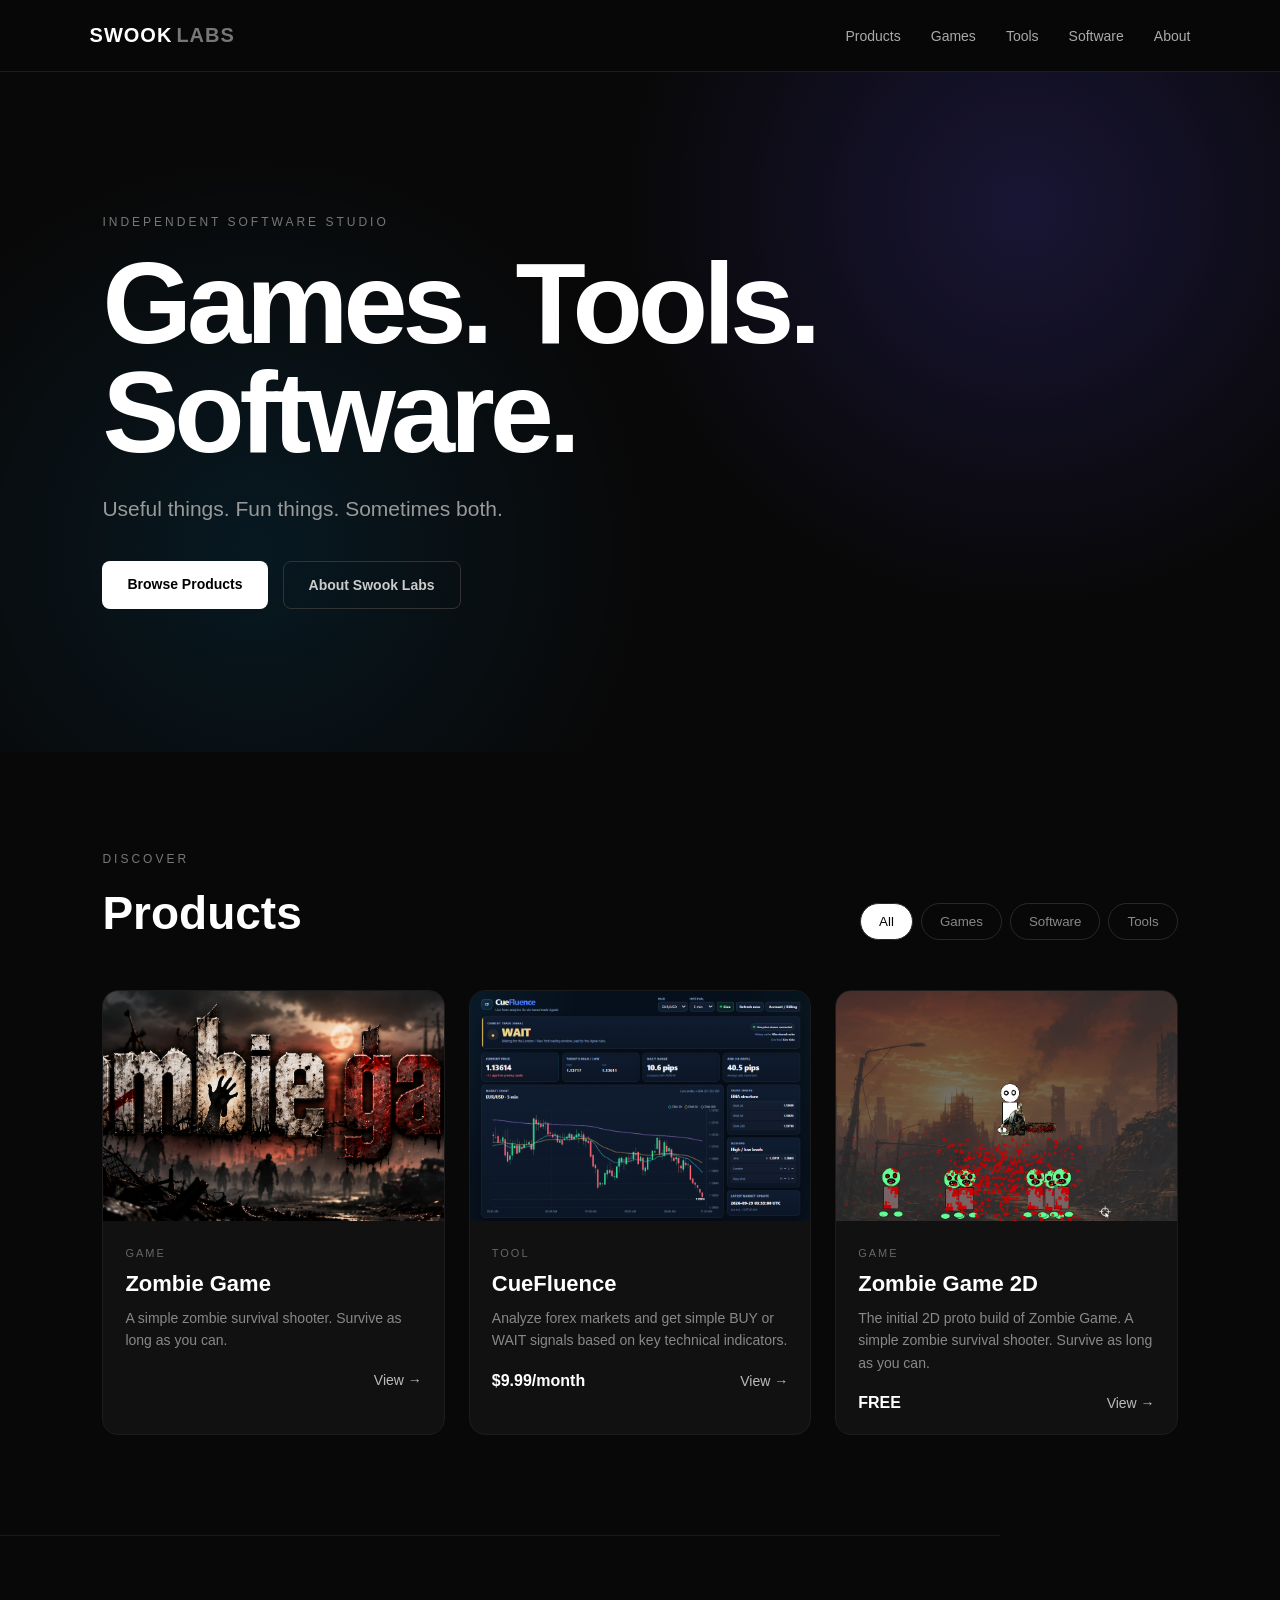
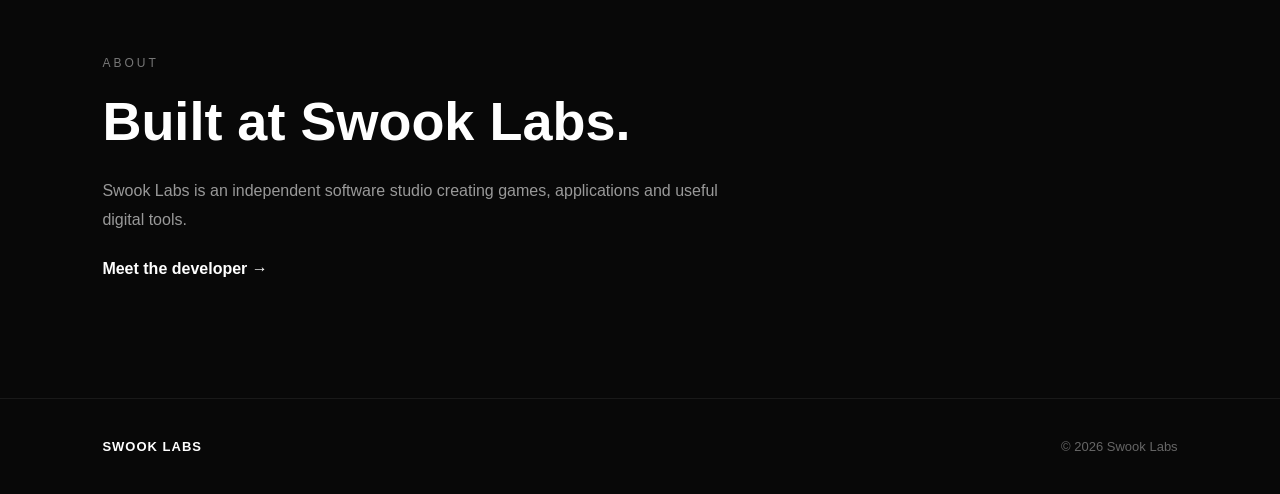
<file: index.html>
<!DOCTYPE html>
<html lang="en">
<head>
    <meta charset="UTF-8">

    <meta
        name="viewport"
        content="width=device-width, initial-scale=1.0"
    >

    <title>Swook Labs</title>

    <link rel="stylesheet" href="styles.css">
</head>

<body>

    <header class="navbar">

        <a href="#" class="logo">
            SWOOK<span>LABS</span>
        </a>

        <nav>
            <a href="#products">Products</a>
            <a href="#games">Games</a>
            <a href="#tools">Tools</a>
            <a href="#software">Software</a>
            <a href="#about">About</a>
        </nav>

    </header>


    <main>

        <section class="hero">

            <div class="hero-content">

                <p class="eyebrow">
                    INDEPENDENT SOFTWARE STUDIO
                </p>

                <h1>
                    Games. Tools.<br>
                    Software.
                </h1>

                <p class="hero-description">
                    Useful things. Fun things.
                    Sometimes both.
                </p>

                <div class="hero-buttons">

                    <a href="#products" class="btn btn-primary">
                        Browse Products
                    </a>

                    <a href="#about" class="btn btn-secondary">
                        About Swook Labs
                    </a>

                </div>

            </div>

        </section>


        <section class="products-section" id="products">

            <div class="section-heading">

                <div>
                    <p class="eyebrow">DISCOVER</p>
                    <h2>Products</h2>
                </div>

                <div class="filters">
                    <button class="filter active" data-filter="all">
                        All
                    </button>

                    <button class="filter" data-filter="game">
                        Games
                    </button>

                    <button class="filter" data-filter="software">
                        Software
                    </button>

                    <button class="filter" data-filter="tool">
                        Tools
                    </button>
                </div>

            </div>


            <div class="product-grid" id="productGrid">

                <!-- Products inserted by JavaScript -->

            </div>

        </section>


        <section class="about" id="about">

            <p class="eyebrow">
                ABOUT
            </p>

            <h2>
                Built at Swook Labs.
            </h2>

            <p>
                Swook Labs is an independent software studio creating
                games, applications and useful digital tools.
            </p>

            <a
                href="https://swook.dev"
                target="_blank"
                class="text-link"
            >
                Meet the developer →
            </a>

        </section>

    </main>


    <footer>

        <div class="footer-logo">
            SWOOK LABS
        </div>

        <p>
            © 2026 Swook Labs
        </p>

    </footer>


    <script src="app.js"></script>

</body>
</html>
</file>
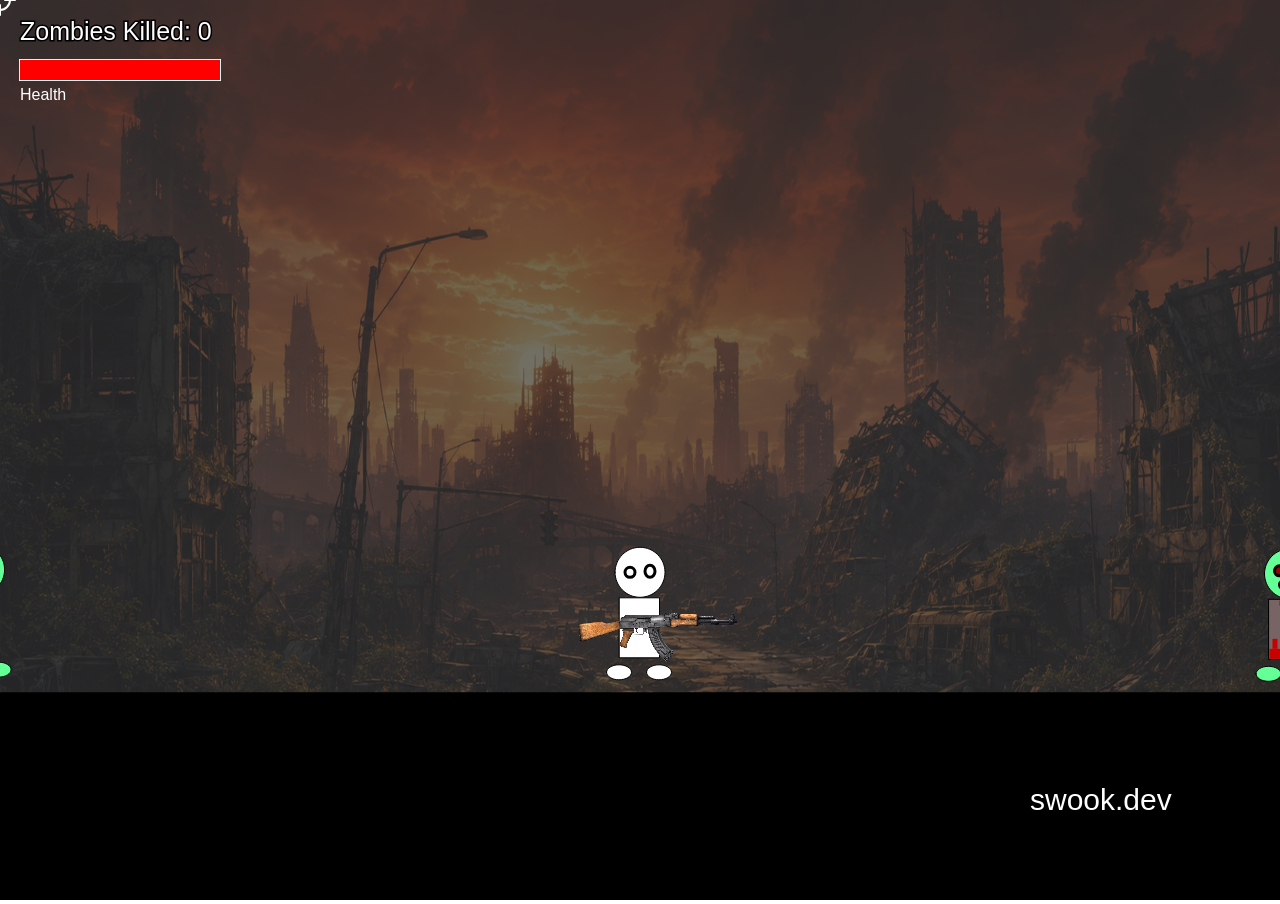
<file: sz2/index.html>
<!DOCTYPE html>
<html>
  <head>
    <script src="p5.min.js"></script>
    <script src="sketch.js"></script>
  <style> body {padding: 0; margin: 0;} </style>
  </head>
  <body>
  </body>
</html>
</file>
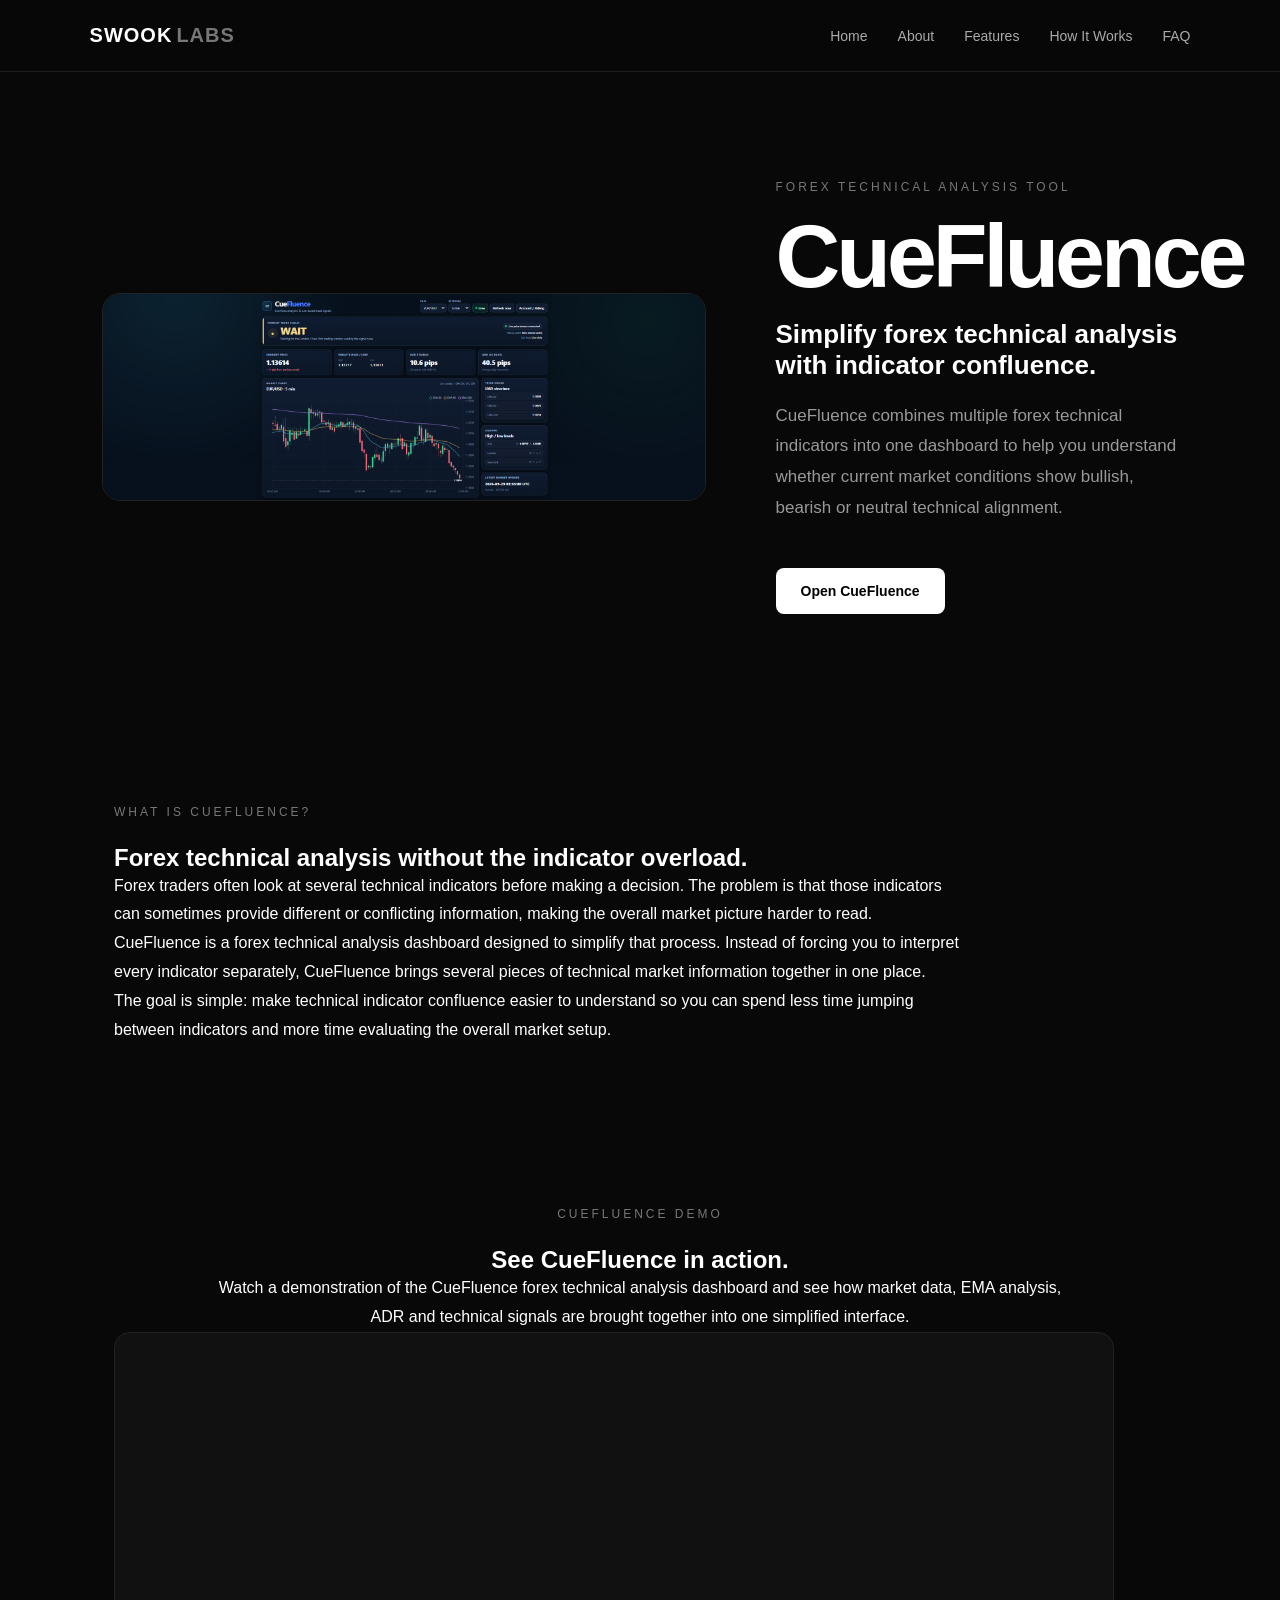
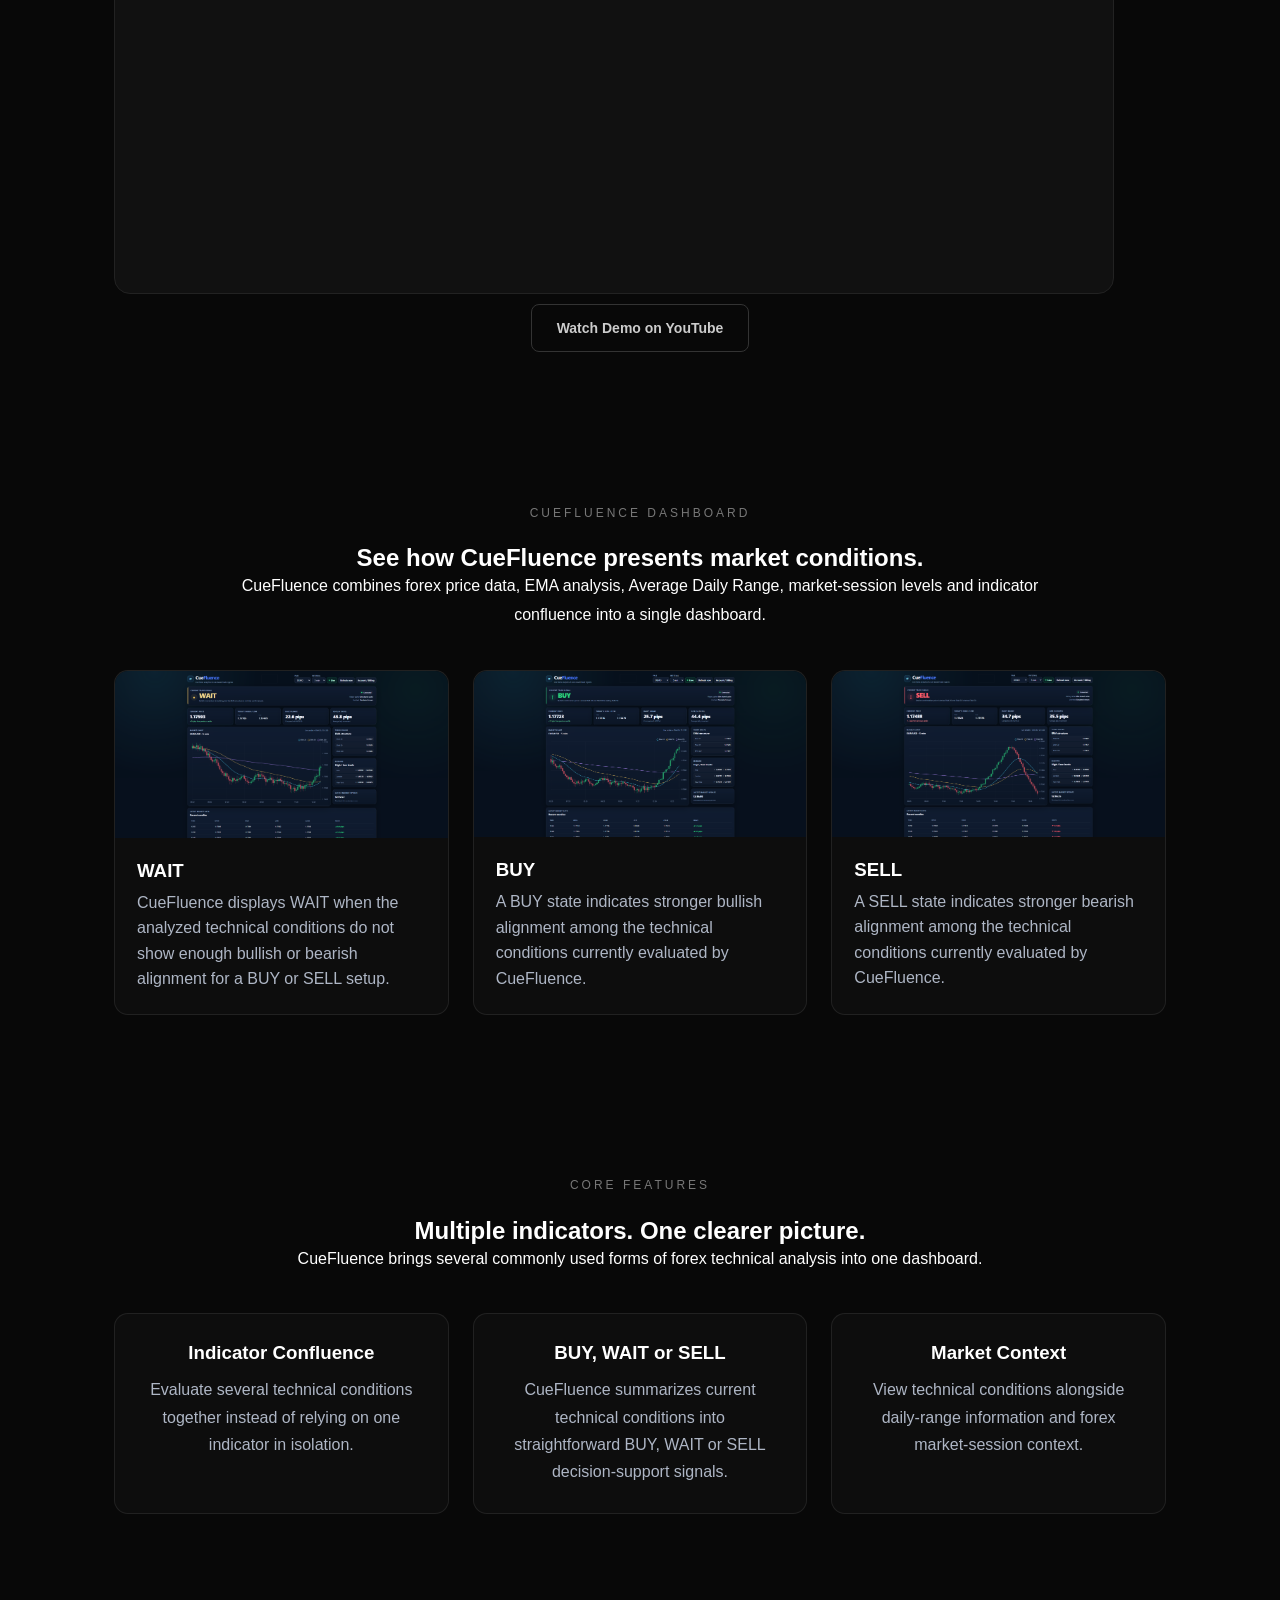
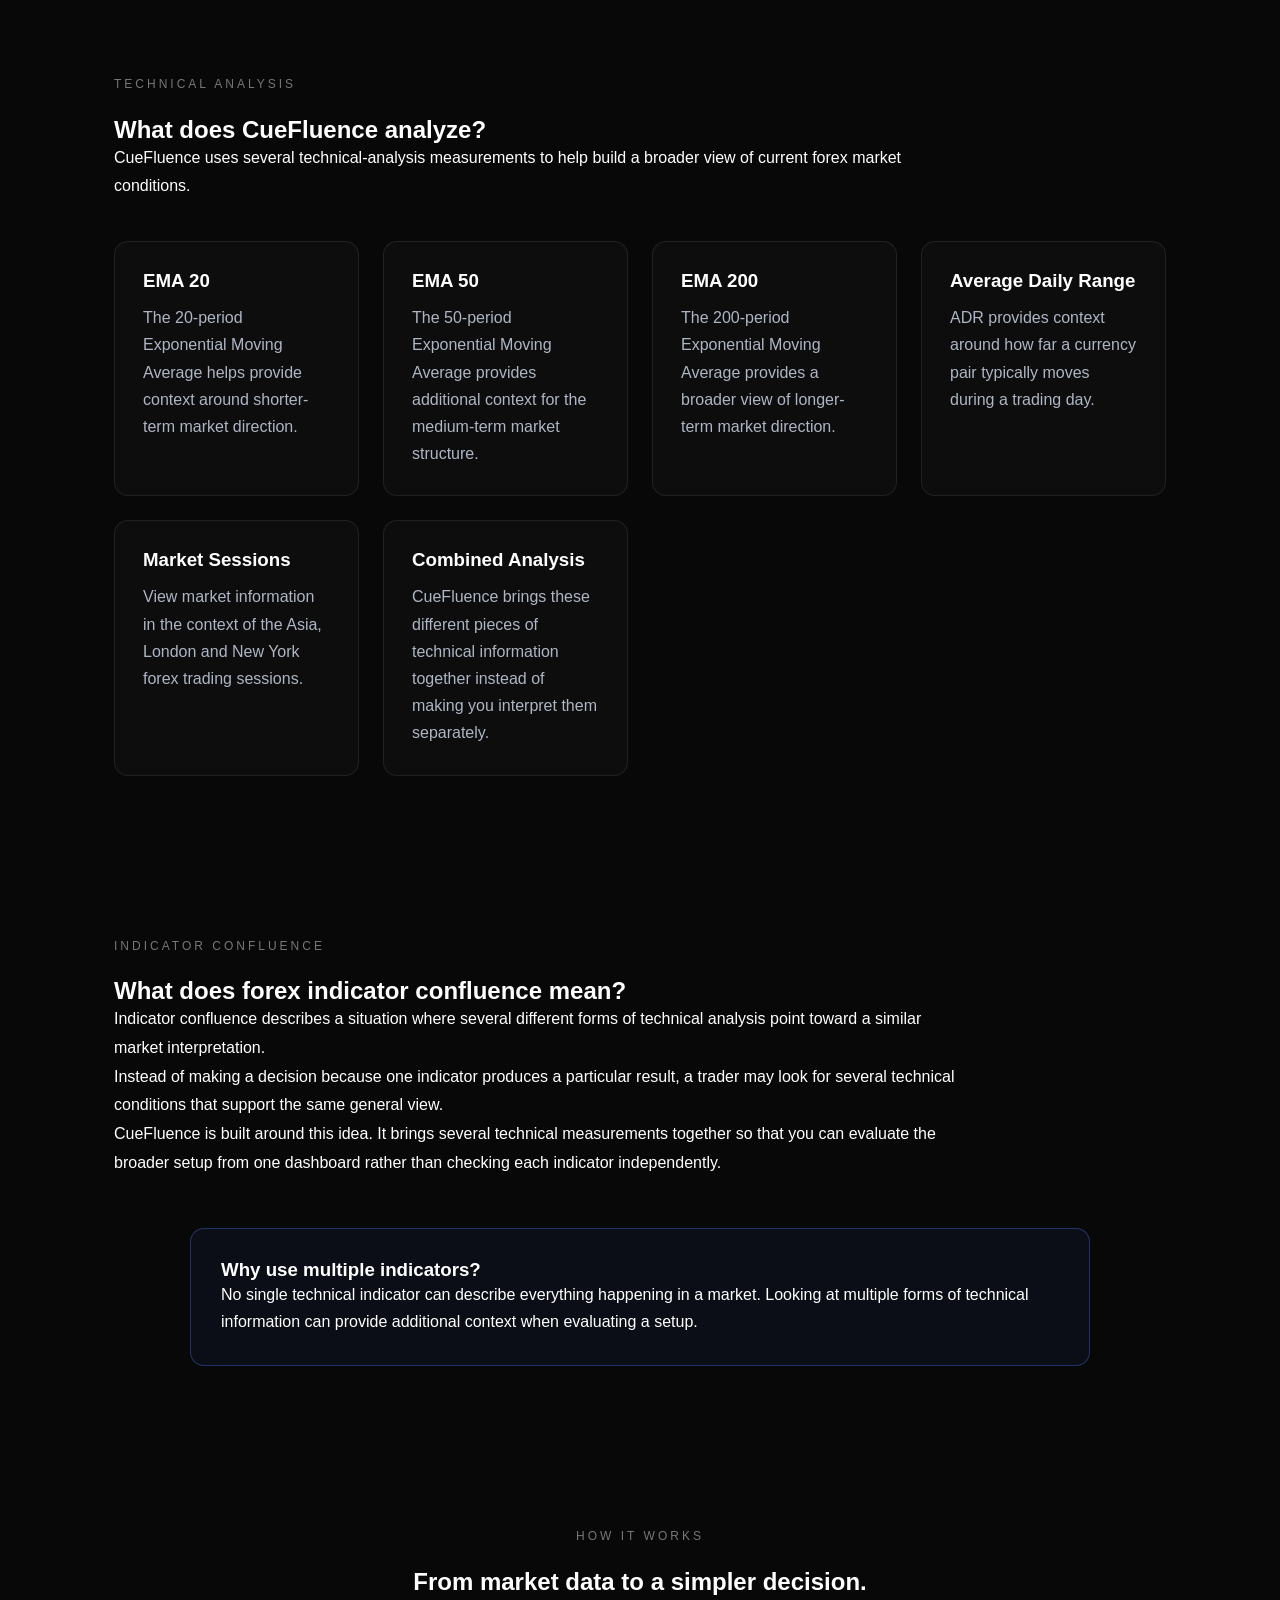
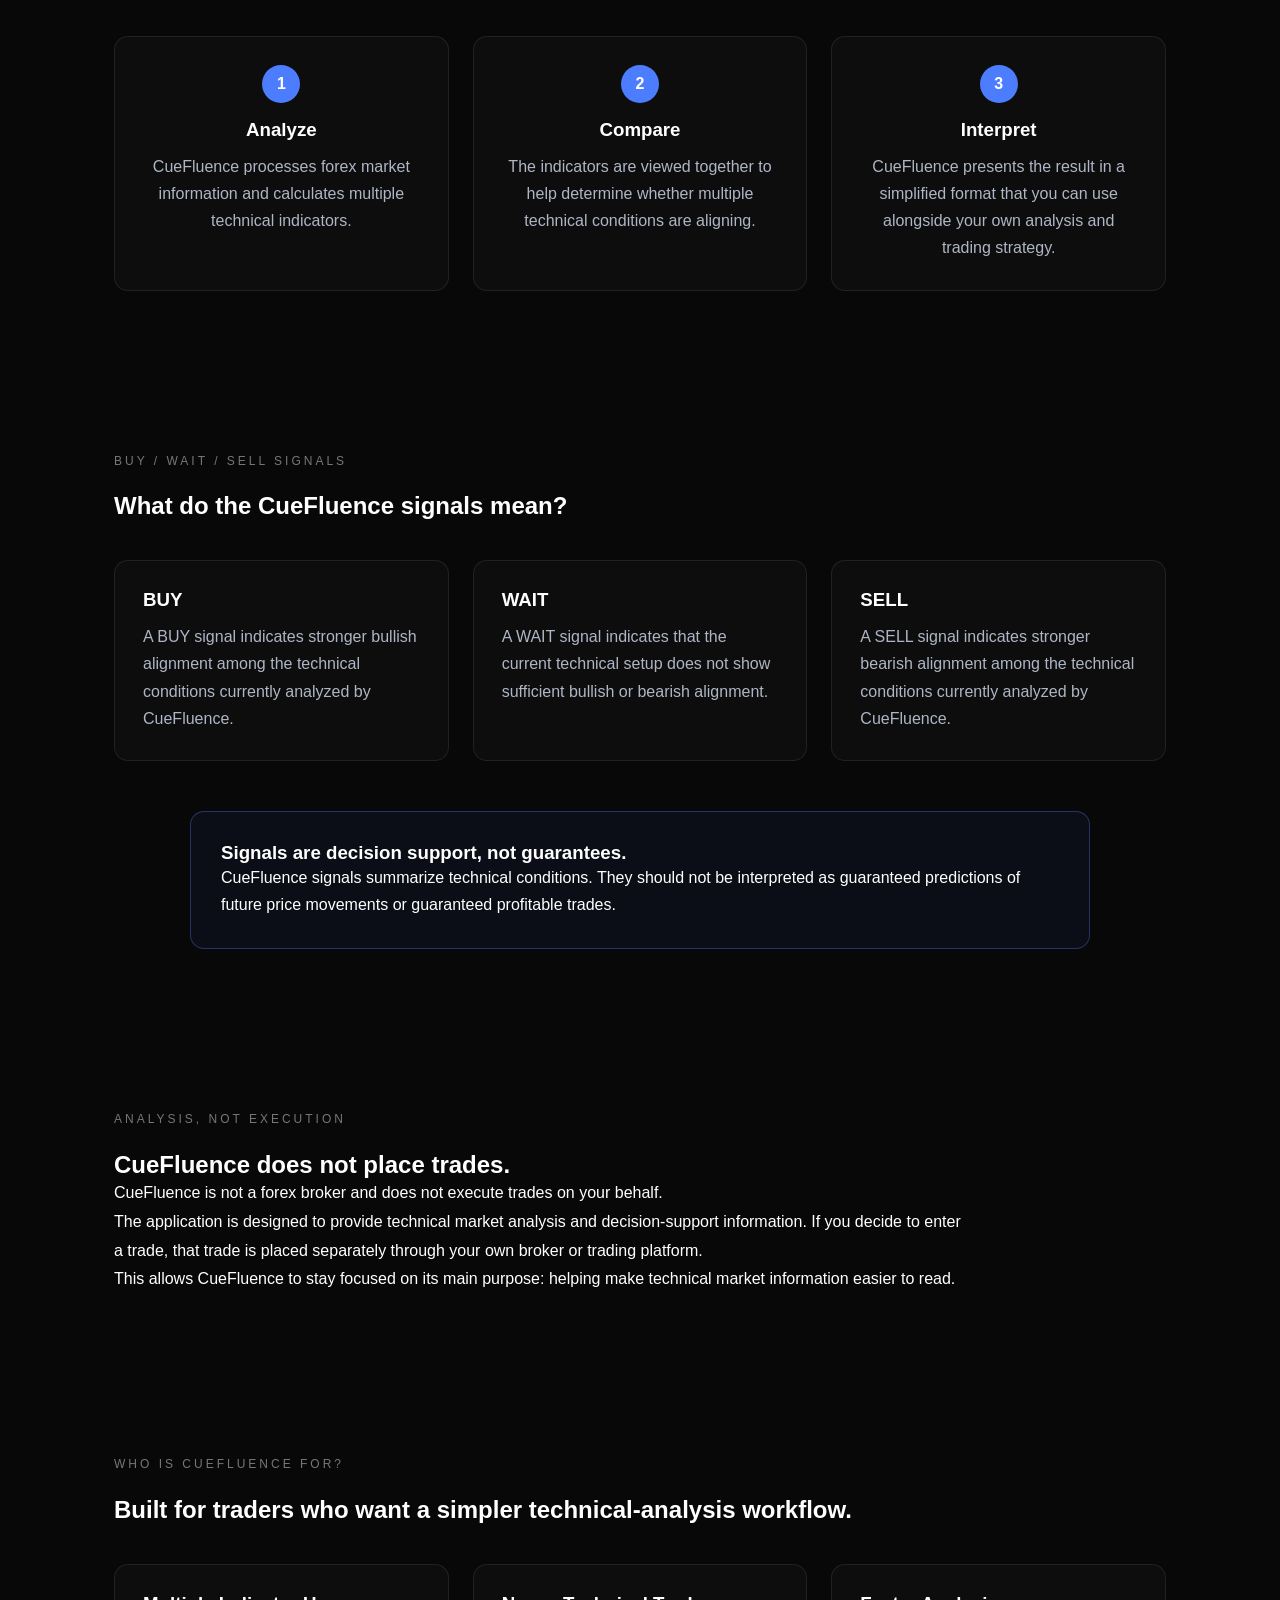
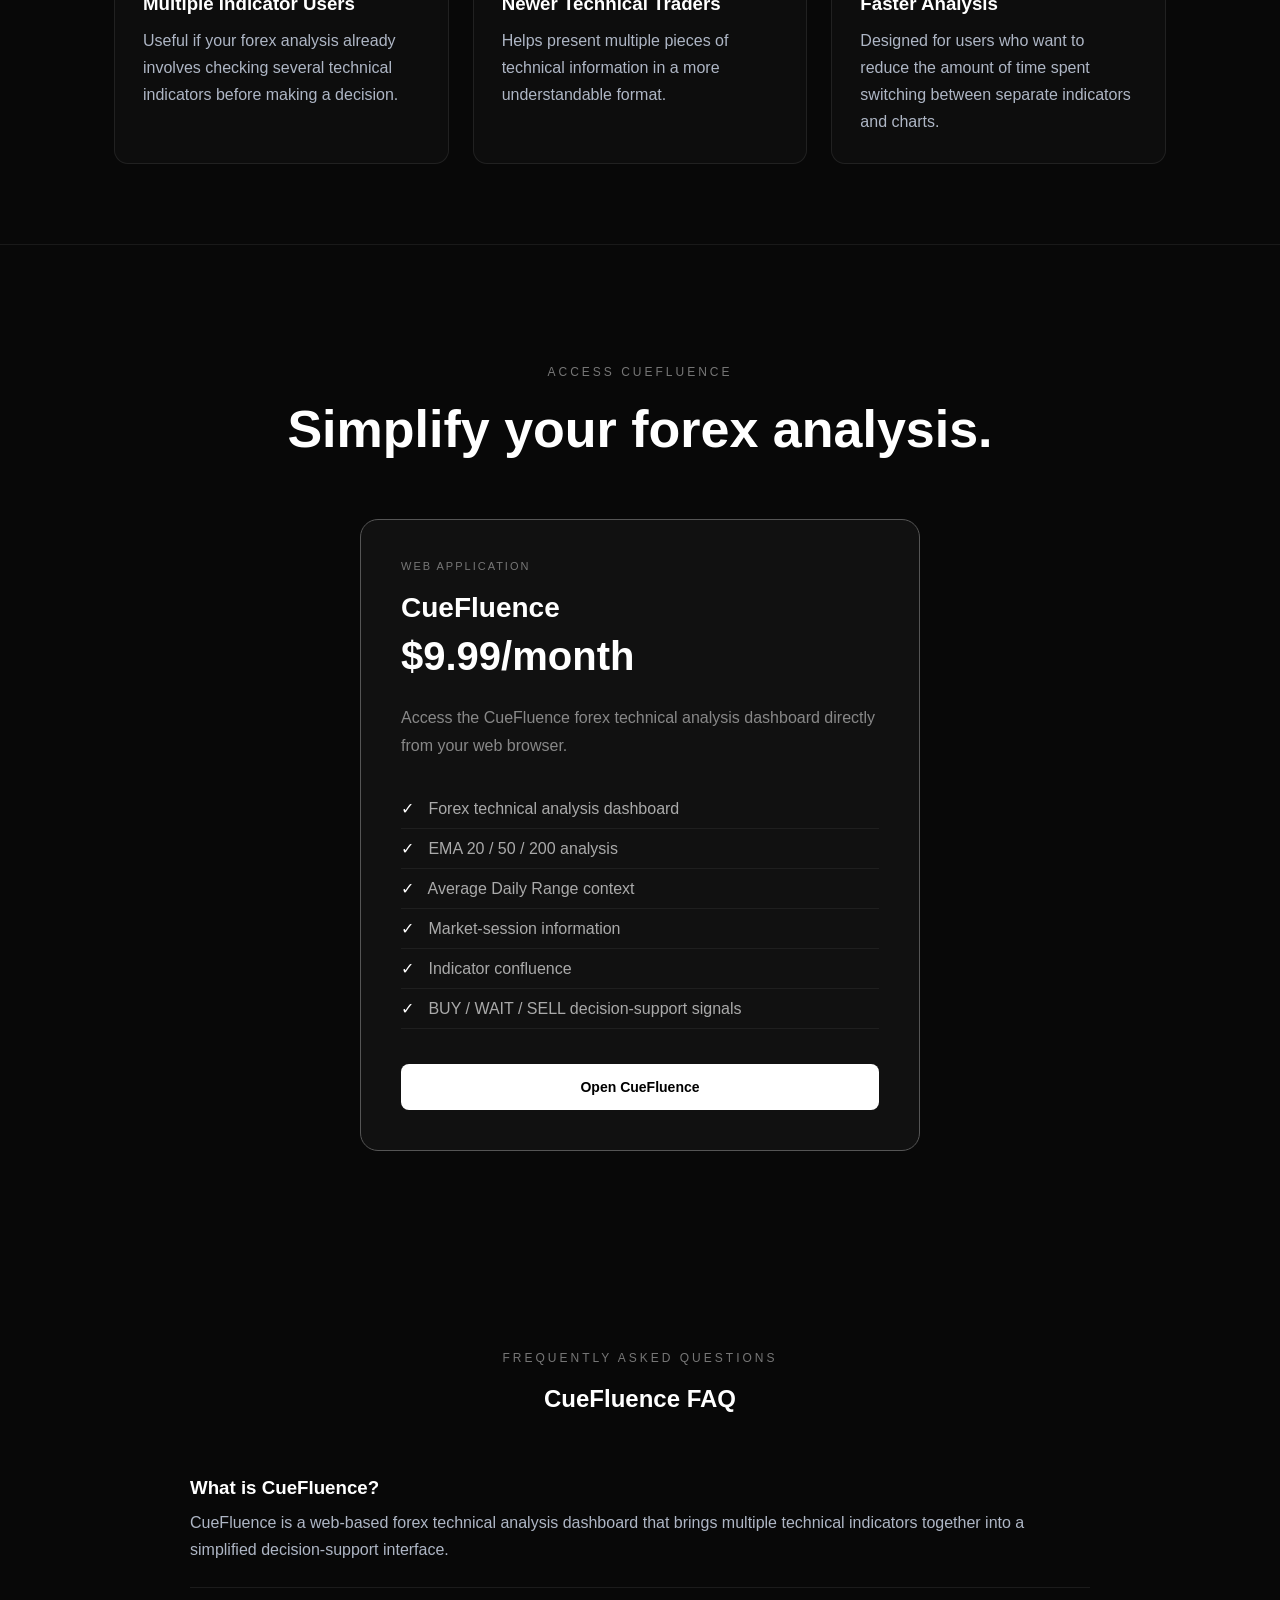
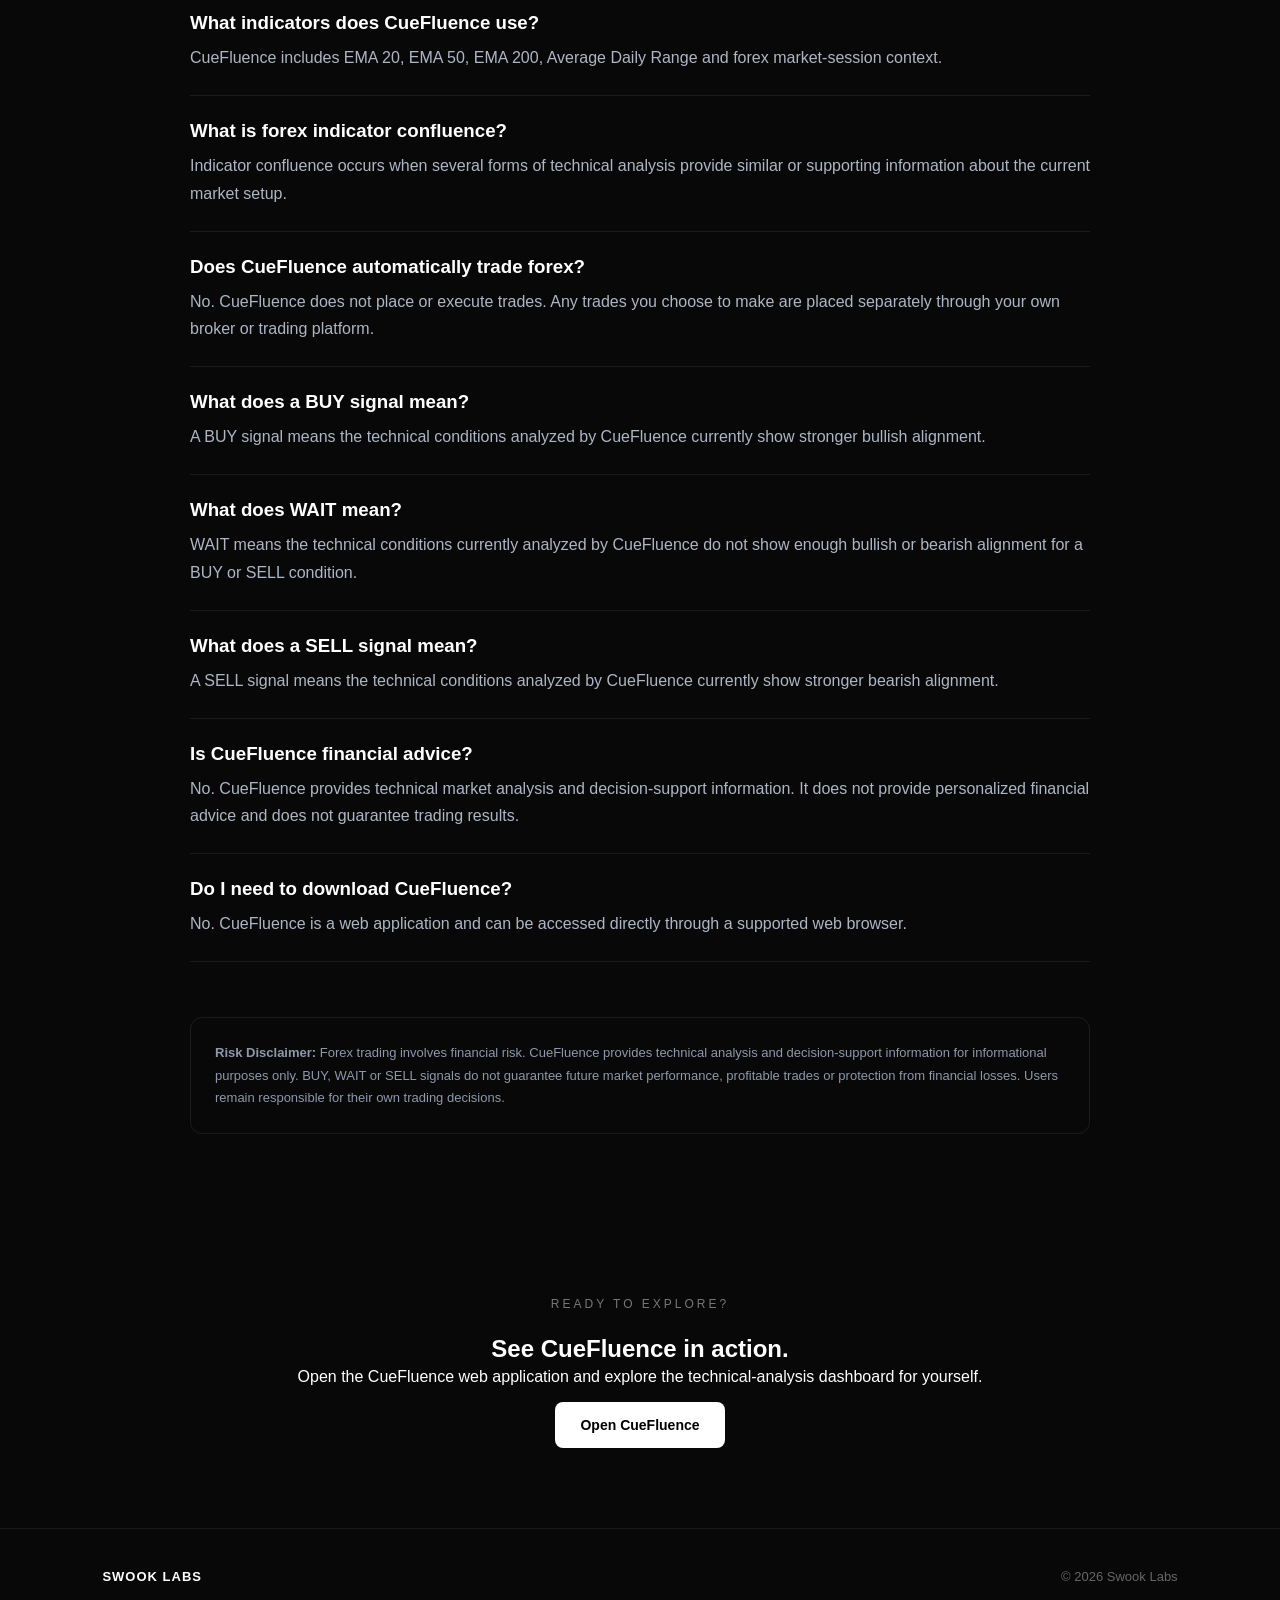
<file: cuefluence.html>
<!DOCTYPE html>
<html lang="en">

<head>

    <meta charset="UTF-8">

    <meta
        name="viewport"
        content="width=device-width, initial-scale=1.0"
    >


    <!-- ==================================================
         PRIMARY SEO
    ================================================== -->

    <title>
        CueFluence - Forex Technical Analysis & Indicator Confluence Tool | Swook Labs
    </title>

    <meta
        name="description"
        content="CueFluence is a forex technical analysis dashboard that combines EMA 20, EMA 50, EMA 200, Average Daily Range and market-session context into simple BUY, WAIT or SELL decision-support signals."
    >

    <meta
        name="robots"
        content="index, follow"
    >

    <link
        rel="canonical"
        href="https://swooklabs.com/cuefluence.html"
    >


    <!-- ==================================================
         OPEN GRAPH
    ================================================== -->

    <meta
        property="og:title"
        content="CueFluence - Forex Technical Analysis Made Simpler"
    >

    <meta
        property="og:description"
        content="Combine multiple forex technical indicators into one clearer dashboard with CueFluence."
    >

    <meta
        property="og:image"
        content="https://swooklabs.com/img/cuefluence.png"
    >

    <meta
        property="og:url"
        content="https://swooklabs.com/cuefluence.html"
    >

    <meta
        property="og:type"
        content="website"
    >

    <meta
        property="og:site_name"
        content="Swook Labs"
    >


    <!-- ==================================================
         TWITTER / X
    ================================================== -->

    <meta
        name="twitter:card"
        content="summary_large_image"
    >

    <meta
        name="twitter:title"
        content="CueFluence - Forex Technical Analysis Tool"
    >

    <meta
        name="twitter:description"
        content="Simplify forex technical analysis using indicator confluence, EMA analysis, ADR and market-session context."
    >

    <meta
        name="twitter:image"
        content="https://swooklabs.com/img/cuefluence.png"
    >


    <!-- ==================================================
         STRUCTURED DATA
    ================================================== -->

    <script type="application/ld+json">
    {
        "@context": "https://schema.org",
        "@type": "WebApplication",
        "name": "CueFluence",
        "url": "https://swooklabs.com/cuefluence.html",
        "applicationCategory": "FinanceApplication",
        "operatingSystem": "Web Browser",
        "description": "CueFluence is a forex technical analysis and decision-support dashboard that combines EMA 20, EMA 50, EMA 200, Average Daily Range and market-session context into simplified BUY, WAIT or SELL signals.",
        "image": "https://swooklabs.com/img/cuefluence.png",

        "creator": {
            "@type": "Organization",
            "name": "Swook Labs",
            "url": "https://swooklabs.com/"
        },

        "publisher": {
            "@type": "Organization",
            "name": "Swook Labs",
            "url": "https://swooklabs.com/"
        },

        "offers": {
            "@type": "Offer",
            "price": "9.99",
            "priceCurrency": "USD",
            "url": "https://cuefluence.swooklabs.com/"
        },

        "featureList": [
            "Forex technical analysis dashboard",
            "EMA 20 analysis",
            "EMA 50 analysis",
            "EMA 200 analysis",
            "Average Daily Range analysis",
            "Forex market-session context",
            "Technical indicator confluence",
            "BUY, WAIT and SELL decision-support signals"
        ]
    }
    </script>


    <!-- ==================================================
         MAIN SITE CSS
    ================================================== -->

    <link
        rel="stylesheet"
        href="styles.css"
    >


    <!-- ==================================================
         CUEFLUENCE-SPECIFIC STYLES
    ================================================== -->

    <style>

        .cuefluence-section
        {
            max-width: 1100px;
            margin: 0 auto;
            padding: 80px 24px;
        }


        .cuefluence-section h2
        {
            margin-top: 0;
        }


        .cuefluence-section > p
        {
            max-width: 850px;
            line-height: 1.8;
        }


        .cuefluence-section-center
        {
            text-align: center;
        }


        .cuefluence-section-center > p
        {
            margin-left: auto;
            margin-right: auto;
        }


        .cuefluence-grid
        {
            display: grid;

            grid-template-columns:
                repeat(
                    auto-fit,
                    minmax(240px, 1fr)
                );

            gap: 24px;

            margin-top: 40px;
        }


        .cuefluence-card
        {
            padding: 28px;

            border:
                1px solid
                rgba(255, 255, 255, 0.08);

            border-radius: 14px;

            background:
                rgba(255, 255, 255, 0.025);
        }


        .cuefluence-card h3
        {
            margin-top: 0;
            margin-bottom: 12px;
        }


        .cuefluence-card p
        {
            margin: 0;

            line-height: 1.7;

            color: #aeb6c5;
        }


        .cuefluence-step-number
        {
            display: inline-flex;

            align-items: center;
            justify-content: center;

            width: 38px;
            height: 38px;

            margin-bottom: 16px;

            border-radius: 50%;

            background: #4c7dff;

            color: #ffffff;

            font-weight: 700;
        }


        .cuefluence-highlight
        {
            max-width: 900px;

            margin: 50px auto 0;

            padding: 30px;

            border:
                1px solid
                rgba(76, 125, 255, 0.35);

            border-radius: 14px;

            background:
                rgba(76, 125, 255, 0.06);
        }


        .cuefluence-highlight h3
        {
            margin-top: 0;
        }


        .cuefluence-highlight p
        {
            margin-bottom: 0;

            line-height: 1.7;
        }


        .cuefluence-faq
        {
            max-width: 900px;

            margin: 40px auto 0;
        }


        .cuefluence-faq-item
        {
            padding: 24px 0;

            border-bottom:
                1px solid
                rgba(255, 255, 255, 0.08);
        }


        .cuefluence-faq-item h3
        {
            margin:
                0
                0
                10px;
        }


        .cuefluence-faq-item p
        {
            margin: 0;

            line-height: 1.7;

            color: #aeb6c5;
        }


        .cuefluence-disclaimer
        {
            max-width: 900px;

            margin: 55px auto 0;

            padding: 24px;

            border:
                1px solid
                rgba(255, 255, 255, 0.08);

            border-radius: 12px;

            color: #8e98aa;

            font-size: 13px;

            line-height: 1.7;
        }


        .cuefluence-app-button
        {
            display: inline-block;

            margin-top: 10px;
        }


        .cuefluence-price-card
        {
            max-width: 560px;

            margin: 40px auto 0;
        }


        /* ==================================================
           SCREENSHOT GALLERY
        ================================================== */

        .cuefluence-screenshot-grid
        {
            display: grid;

            grid-template-columns:
                repeat(
                    auto-fit,
                    minmax(280px, 1fr)
                );

            gap: 24px;

            margin-top: 40px;

            text-align: left;
        }


        .cuefluence-screenshot
        {
            overflow: hidden;

            border:
                1px solid
                rgba(255, 255, 255, 0.08);

            border-radius: 14px;

            background:
                rgba(255, 255, 255, 0.025);
        }


        .cuefluence-screenshot a
        {
            display: block;
        }


        .cuefluence-screenshot img
        {
            display: block;

            width: 100%;
            height: auto;

            transition:
                transform
                0.25s ease;
        }


        .cuefluence-screenshot:hover img
        {
            transform: scale(1.015);
        }


        .cuefluence-screenshot-content
        {
            padding: 22px;
        }


        .cuefluence-screenshot-content h3
        {
            margin:
                0
                0
                8px;
        }


        .cuefluence-screenshot-content p
        {
            margin: 0;

            color: #aeb6c5;

            line-height: 1.6;
        }


        /* ==================================================
           RESPONSIVE
        ================================================== */

        @media
        (
            max-width: 700px
        )
        {

            .cuefluence-section
            {
                padding:
                    60px
                    20px;
            }


            .cuefluence-card
            {
                padding: 22px;
            }


            .cuefluence-screenshot-grid
            {
                grid-template-columns: 1fr;
            }

        }

    </style>

</head>


<body>


    <!-- ==================================================
         NAVIGATION
    ================================================== -->

    <header class="navbar">

        <a
            href="index.html"
            class="logo"
        >
            SWOOK<span>LABS</span>
        </a>


        <nav>

            <a href="index.html">
                Home
            </a>

            <a href="#about">
                About
            </a>

            <a href="#features">
                Features
            </a>

            <a href="#how-it-works">
                How It Works
            </a>

            <a href="#faq">
                FAQ
            </a>

        </nav>

    </header>



    <main class="game-page">


        <!-- ==================================================
             HERO
        ================================================== -->

        <section class="game-hero">


            <div class="game-hero-image">

                <img
                    src="img/cuefluence.png"
                    alt="CueFluence forex technical analysis dashboard"
                >

            </div>


            <div class="game-hero-content">


                <p class="eyebrow">
                    FOREX TECHNICAL ANALYSIS TOOL
                </p>


                <h1>
                    CueFluence
                </h1>


                <p class="game-tagline">

                    Simplify forex technical analysis
                    with indicator confluence.

                </p>


                <p class="game-intro">

                    CueFluence combines multiple forex
                    technical indicators into one dashboard
                    to help you understand whether current
                    market conditions show bullish, bearish
                    or neutral technical alignment.

                </p>


                <a
                    href="https://cuefluence.swooklabs.com/"
                    class="btn btn-primary cuefluence-app-button"
                >
                    Open CueFluence
                </a>


            </div>

        </section>



        <!-- ==================================================
             WHAT IS CUEFLUENCE?
        ================================================== -->

        <section
            class="cuefluence-section"
            id="about"
        >


            <p class="eyebrow">
                WHAT IS CUEFLUENCE?
            </p>


            <h2>
                Forex technical analysis without the indicator overload.
            </h2>


            <p>

                Forex traders often look at several technical
                indicators before making a decision.

                The problem is that those indicators can sometimes
                provide different or conflicting information,
                making the overall market picture harder to read.

            </p>


            <p>

                CueFluence is a forex technical analysis dashboard
                designed to simplify that process.

                Instead of forcing you to interpret every indicator
                separately, CueFluence brings several pieces of
                technical market information together in one place.

            </p>


            <p>

                The goal is simple: make technical indicator
                confluence easier to understand so you can spend
                less time jumping between indicators and more time
                evaluating the overall market setup.

            </p>


        </section>



        <!-- ==================================================
             YOUTUBE DEMO
        ================================================== -->

        <section
            class="cuefluence-section cuefluence-section-center"
        >


            <p class="eyebrow">
                CUEFLUENCE DEMO
            </p>


            <h2>
                See CueFluence in action.
            </h2>


            <p>

                Watch a demonstration of the CueFluence
                forex technical analysis dashboard and see
                how market data, EMA analysis, ADR and
                technical signals are brought together into
                one simplified interface.

            </p>


            <div class="gameplay-video-main">

                <iframe
                    src="https://www.youtube-nocookie.com/embed/Rsr-Mx9tWvA"
                    title="CueFluence Forex Technical Analysis Dashboard Demo"
                    loading="lazy"
                    allow="accelerometer; autoplay; clipboard-write; encrypted-media; gyroscope; picture-in-picture; web-share"
                    allowfullscreen
                ></iframe>

            </div>


            <p style="margin-top: 20px;">

                <a
                    href="https://www.youtube.com/watch?v=Rsr-Mx9tWvA"
                    target="_blank"
                    rel="noopener noreferrer"
                    class="btn btn-secondary"
                >
                    Watch Demo on YouTube
                </a>

            </p>


        </section>



        <!-- ==================================================
             DASHBOARD SCREENSHOTS
        ================================================== -->

        <section
            class="cuefluence-section cuefluence-section-center"
        >


            <p class="eyebrow">
                CUEFLUENCE DASHBOARD
            </p>


            <h2>
                See how CueFluence presents market conditions.
            </h2>


            <p>

                CueFluence combines forex price data,
                EMA analysis, Average Daily Range,
                market-session levels and indicator
                confluence into a single dashboard.

            </p>


            <div class="cuefluence-screenshot-grid">


                <!-- WAIT SCREENSHOT -->

                <article class="cuefluence-screenshot">

                    <a
                        href="img/cuefluence-wait-signal.png"
                        target="_blank"
                        rel="noopener noreferrer"
                    >

                        <img
                            src="img/cuefluence-wait-signal.png"
                            alt="CueFluence forex technical analysis dashboard displaying a WAIT signal with EMA 20, EMA 50, EMA 200, ADR and market-session levels"
                            loading="lazy"
                        >

                    </a>


                    <div class="cuefluence-screenshot-content">

                        <h3>
                            WAIT
                        </h3>

                        <p>

                            CueFluence displays WAIT when the
                            analyzed technical conditions do not
                            show enough bullish or bearish alignment
                            for a BUY or SELL setup.

                        </p>

                    </div>

                </article>



                <!-- BUY SCREENSHOT -->

                <article class="cuefluence-screenshot">

                    <a
                        href="img/cuefluence-buy-signal.png"
                        target="_blank"
                        rel="noopener noreferrer"
                    >

                        <img
                            src="img/cuefluence-buy-signal.png"
                            alt="CueFluence forex technical analysis dashboard displaying a BUY signal with bullish EMA structure"
                            loading="lazy"
                        >

                    </a>


                    <div class="cuefluence-screenshot-content">

                        <h3>
                            BUY
                        </h3>

                        <p>

                            A BUY state indicates stronger
                            bullish alignment among the
                            technical conditions currently
                            evaluated by CueFluence.

                        </p>

                    </div>

                </article>



                <!-- SELL SCREENSHOT -->

                <article class="cuefluence-screenshot">

                    <a
                        href="img/cuefluence-sell-signal.png"
                        target="_blank"
                        rel="noopener noreferrer"
                    >

                        <img
                            src="img/cuefluence-sell-signal.png"
                            alt="CueFluence forex technical analysis dashboard displaying a SELL signal with bearish EMA structure"
                            loading="lazy"
                        >

                    </a>


                    <div class="cuefluence-screenshot-content">

                        <h3>
                            SELL
                        </h3>

                        <p>

                            A SELL state indicates stronger
                            bearish alignment among the
                            technical conditions currently
                            evaluated by CueFluence.

                        </p>

                    </div>

                </article>


            </div>


        </section>



        <!-- ==================================================
             CORE FEATURES
        ================================================== -->

        <section
            class="cuefluence-section cuefluence-section-center"
            id="features"
        >


            <p class="eyebrow">
                CORE FEATURES
            </p>


            <h2>
                Multiple indicators. One clearer picture.
            </h2>


            <p>

                CueFluence brings several commonly used forms
                of forex technical analysis into one dashboard.

            </p>


            <div class="cuefluence-grid">


                <article class="cuefluence-card">

                    <h3>
                        Indicator Confluence
                    </h3>

                    <p>

                        Evaluate several technical conditions
                        together instead of relying on one
                        indicator in isolation.

                    </p>

                </article>



                <article class="cuefluence-card">

                    <h3>
                        BUY, WAIT or SELL
                    </h3>

                    <p>

                        CueFluence summarizes current technical
                        conditions into straightforward BUY,
                        WAIT or SELL decision-support signals.

                    </p>

                </article>



                <article class="cuefluence-card">

                    <h3>
                        Market Context
                    </h3>

                    <p>

                        View technical conditions alongside
                        daily-range information and forex
                        market-session context.

                    </p>

                </article>


            </div>


        </section>



        <!-- ==================================================
             TECHNICAL INDICATORS
        ================================================== -->

        <section class="cuefluence-section">


            <p class="eyebrow">
                TECHNICAL ANALYSIS
            </p>


            <h2>
                What does CueFluence analyze?
            </h2>


            <p>

                CueFluence uses several technical-analysis
                measurements to help build a broader view
                of current forex market conditions.

            </p>


            <div class="cuefluence-grid">


                <article class="cuefluence-card">

                    <h3>
                        EMA 20
                    </h3>

                    <p>

                        The 20-period Exponential Moving Average
                        helps provide context around shorter-term
                        market direction.

                    </p>

                </article>



                <article class="cuefluence-card">

                    <h3>
                        EMA 50
                    </h3>

                    <p>

                        The 50-period Exponential Moving Average
                        provides additional context for the
                        medium-term market structure.

                    </p>

                </article>



                <article class="cuefluence-card">

                    <h3>
                        EMA 200
                    </h3>

                    <p>

                        The 200-period Exponential Moving Average
                        provides a broader view of longer-term
                        market direction.

                    </p>

                </article>



                <article class="cuefluence-card">

                    <h3>
                        Average Daily Range
                    </h3>

                    <p>

                        ADR provides context around how far
                        a currency pair typically moves during
                        a trading day.

                    </p>

                </article>



                <article class="cuefluence-card">

                    <h3>
                        Market Sessions
                    </h3>

                    <p>

                        View market information in the context
                        of the Asia, London and New York
                        forex trading sessions.

                    </p>

                </article>



                <article class="cuefluence-card">

                    <h3>
                        Combined Analysis
                    </h3>

                    <p>

                        CueFluence brings these different pieces
                        of technical information together instead
                        of making you interpret them separately.

                    </p>

                </article>


            </div>


        </section>



        <!-- ==================================================
             INDICATOR CONFLUENCE
        ================================================== -->

        <section class="cuefluence-section">


            <p class="eyebrow">
                INDICATOR CONFLUENCE
            </p>


            <h2>
                What does forex indicator confluence mean?
            </h2>


            <p>

                Indicator confluence describes a situation
                where several different forms of technical
                analysis point toward a similar market
                interpretation.

            </p>


            <p>

                Instead of making a decision because one
                indicator produces a particular result,
                a trader may look for several technical
                conditions that support the same general view.

            </p>


            <p>

                CueFluence is built around this idea.

                It brings several technical measurements
                together so that you can evaluate the broader
                setup from one dashboard rather than checking
                each indicator independently.

            </p>


            <div class="cuefluence-highlight">

                <h3>
                    Why use multiple indicators?
                </h3>

                <p>

                    No single technical indicator can describe
                    everything happening in a market.

                    Looking at multiple forms of technical
                    information can provide additional context
                    when evaluating a setup.

                </p>

            </div>


        </section>



        <!-- ==================================================
             HOW IT WORKS
        ================================================== -->

        <section
            class="cuefluence-section cuefluence-section-center"
            id="how-it-works"
        >


            <p class="eyebrow">
                HOW IT WORKS
            </p>


            <h2>
                From market data to a simpler decision.
            </h2>


            <div class="cuefluence-grid">


                <article class="cuefluence-card">

                    <div class="cuefluence-step-number">
                        1
                    </div>

                    <h3>
                        Analyze
                    </h3>

                    <p>

                        CueFluence processes forex market
                        information and calculates multiple
                        technical indicators.

                    </p>

                </article>



                <article class="cuefluence-card">

                    <div class="cuefluence-step-number">
                        2
                    </div>

                    <h3>
                        Compare
                    </h3>

                    <p>

                        The indicators are viewed together
                        to help determine whether multiple
                        technical conditions are aligning.

                    </p>

                </article>



                <article class="cuefluence-card">

                    <div class="cuefluence-step-number">
                        3
                    </div>

                    <h3>
                        Interpret
                    </h3>

                    <p>

                        CueFluence presents the result in
                        a simplified format that you can use
                        alongside your own analysis and
                        trading strategy.

                    </p>

                </article>


            </div>


        </section>



        <!-- ==================================================
             BUY / WAIT / SELL
        ================================================== -->

        <section class="cuefluence-section">


            <p class="eyebrow">
                BUY / WAIT / SELL SIGNALS
            </p>


            <h2>
                What do the CueFluence signals mean?
            </h2>


            <div class="cuefluence-grid">


                <article class="cuefluence-card">

                    <h3>
                        BUY
                    </h3>

                    <p>

                        A BUY signal indicates stronger bullish
                        alignment among the technical conditions
                        currently analyzed by CueFluence.

                    </p>

                </article>



                <article class="cuefluence-card">

                    <h3>
                        WAIT
                    </h3>

                    <p>

                        A WAIT signal indicates that the current
                        technical setup does not show sufficient
                        bullish or bearish alignment.

                    </p>

                </article>



                <article class="cuefluence-card">

                    <h3>
                        SELL
                    </h3>

                    <p>

                        A SELL signal indicates stronger bearish
                        alignment among the technical conditions
                        currently analyzed by CueFluence.

                    </p>

                </article>


            </div>


            <div class="cuefluence-highlight">

                <h3>
                    Signals are decision support, not guarantees.
                </h3>

                <p>

                    CueFluence signals summarize technical
                    conditions.

                    They should not be interpreted as guaranteed
                    predictions of future price movements or
                    guaranteed profitable trades.

                </p>

            </div>


        </section>



        <!-- ==================================================
             NOT A BROKER
        ================================================== -->

        <section class="cuefluence-section">


            <p class="eyebrow">
                ANALYSIS, NOT EXECUTION
            </p>


            <h2>
                CueFluence does not place trades.
            </h2>


            <p>

                CueFluence is not a forex broker and does
                not execute trades on your behalf.

            </p>


            <p>

                The application is designed to provide
                technical market analysis and decision-support
                information.

                If you decide to enter a trade, that trade
                is placed separately through your own broker
                or trading platform.

            </p>


            <p>

                This allows CueFluence to stay focused on
                its main purpose: helping make technical
                market information easier to read.

            </p>


        </section>



        <!-- ==================================================
             WHO IS IT FOR?
        ================================================== -->

        <section class="cuefluence-section">


            <p class="eyebrow">
                WHO IS CUEFLUENCE FOR?
            </p>


            <h2>
                Built for traders who want a simpler technical-analysis workflow.
            </h2>


            <div class="cuefluence-grid">


                <article class="cuefluence-card">

                    <h3>
                        Multiple Indicator Users
                    </h3>

                    <p>

                        Useful if your forex analysis already
                        involves checking several technical
                        indicators before making a decision.

                    </p>

                </article>



                <article class="cuefluence-card">

                    <h3>
                        Newer Technical Traders
                    </h3>

                    <p>

                        Helps present multiple pieces of
                        technical information in a more
                        understandable format.

                    </p>

                </article>



                <article class="cuefluence-card">

                    <h3>
                        Faster Analysis
                    </h3>

                    <p>

                        Designed for users who want to reduce
                        the amount of time spent switching
                        between separate indicators and charts.

                    </p>

                </article>


            </div>


        </section>



        <!-- ==================================================
             PRICING
        ================================================== -->

        <section
            class="game-versions"
            id="access"
        >


            <div class="game-version-heading">


                <p class="eyebrow">
                    ACCESS CUEFLUENCE
                </p>


                <h2>
                    Simplify your forex analysis.
                </h2>


            </div>


            <div class="cuefluence-price-card">


                <div
                    class="version-card version-card-featured"
                >


                    <span class="version-label">
                        WEB APPLICATION
                    </span>


                    <h3>
                        CueFluence
                    </h3>


                    <div class="version-price">
                        $9.99/month
                    </div>


                    <p>

                        Access the CueFluence forex technical
                        analysis dashboard directly from your
                        web browser.

                    </p>


                    <ul>

                        <li>
                            Forex technical analysis dashboard
                        </li>

                        <li>
                            EMA 20 / 50 / 200 analysis
                        </li>

                        <li>
                            Average Daily Range context
                        </li>

                        <li>
                            Market-session information
                        </li>

                        <li>
                            Indicator confluence
                        </li>

                        <li>
                            BUY / WAIT / SELL decision-support signals
                        </li>

                    </ul>


                    <a
                        href="https://cuefluence.swooklabs.com/"
                        class="btn btn-primary version-button"
                    >
                        Open CueFluence
                    </a>


                </div>


            </div>


        </section>



        <!-- ==================================================
             FAQ
        ================================================== -->

        <section
            class="cuefluence-section"
            id="faq"
        >


            <div class="cuefluence-section-center">


                <p class="eyebrow">
                    FREQUENTLY ASKED QUESTIONS
                </p>


                <h2>
                    CueFluence FAQ
                </h2>


            </div>


            <div class="cuefluence-faq">


                <div class="cuefluence-faq-item">

                    <h3>
                        What is CueFluence?
                    </h3>

                    <p>

                        CueFluence is a web-based forex technical
                        analysis dashboard that brings multiple
                        technical indicators together into a
                        simplified decision-support interface.

                    </p>

                </div>



                <div class="cuefluence-faq-item">

                    <h3>
                        What indicators does CueFluence use?
                    </h3>

                    <p>

                        CueFluence includes EMA 20, EMA 50,
                        EMA 200, Average Daily Range and
                        forex market-session context.

                    </p>

                </div>



                <div class="cuefluence-faq-item">

                    <h3>
                        What is forex indicator confluence?
                    </h3>

                    <p>

                        Indicator confluence occurs when several
                        forms of technical analysis provide similar
                        or supporting information about the current
                        market setup.

                    </p>

                </div>



                <div class="cuefluence-faq-item">

                    <h3>
                        Does CueFluence automatically trade forex?
                    </h3>

                    <p>

                        No.

                        CueFluence does not place or execute trades.

                        Any trades you choose to make are placed
                        separately through your own broker or
                        trading platform.

                    </p>

                </div>



                <div class="cuefluence-faq-item">

                    <h3>
                        What does a BUY signal mean?
                    </h3>

                    <p>

                        A BUY signal means the technical conditions
                        analyzed by CueFluence currently show
                        stronger bullish alignment.

                    </p>

                </div>



                <div class="cuefluence-faq-item">

                    <h3>
                        What does WAIT mean?
                    </h3>

                    <p>

                        WAIT means the technical conditions
                        currently analyzed by CueFluence do not
                        show enough bullish or bearish alignment
                        for a BUY or SELL condition.

                    </p>

                </div>



                <div class="cuefluence-faq-item">

                    <h3>
                        What does a SELL signal mean?
                    </h3>

                    <p>

                        A SELL signal means the technical conditions
                        analyzed by CueFluence currently show
                        stronger bearish alignment.

                    </p>

                </div>



                <div class="cuefluence-faq-item">

                    <h3>
                        Is CueFluence financial advice?
                    </h3>

                    <p>

                        No.

                        CueFluence provides technical market
                        analysis and decision-support information.

                        It does not provide personalized financial
                        advice and does not guarantee trading
                        results.

                    </p>

                </div>



                <div class="cuefluence-faq-item">

                    <h3>
                        Do I need to download CueFluence?
                    </h3>

                    <p>

                        No.

                        CueFluence is a web application and can
                        be accessed directly through a supported
                        web browser.

                    </p>

                </div>


            </div>


            <div class="cuefluence-disclaimer">

                <strong>
                    Risk Disclaimer:
                </strong>

                Forex trading involves financial risk.

                CueFluence provides technical analysis and
                decision-support information for informational
                purposes only.

                BUY, WAIT or SELL signals do not guarantee future
                market performance, profitable trades or protection
                from financial losses.

                Users remain responsible for their own trading
                decisions.

            </div>


        </section>



        <!-- ==================================================
             FINAL CTA
        ================================================== -->

        <section
            class="cuefluence-section cuefluence-section-center"
        >


            <p class="eyebrow">
                READY TO EXPLORE?
            </p>


            <h2>
                See CueFluence in action.
            </h2>


            <p>

                Open the CueFluence web application and
                explore the technical-analysis dashboard
                for yourself.

            </p>


            <a
                href="https://cuefluence.swooklabs.com/"
                class="btn btn-primary cuefluence-app-button"
            >
                Open CueFluence
            </a>


        </section>


    </main>



    <!-- ==================================================
         FOOTER
    ================================================== -->

    <footer>


        <div class="footer-logo">
            SWOOK LABS
        </div>


        <p>
            © 2026 Swook Labs
        </p>


    </footer>


</body>

</html>
</file>
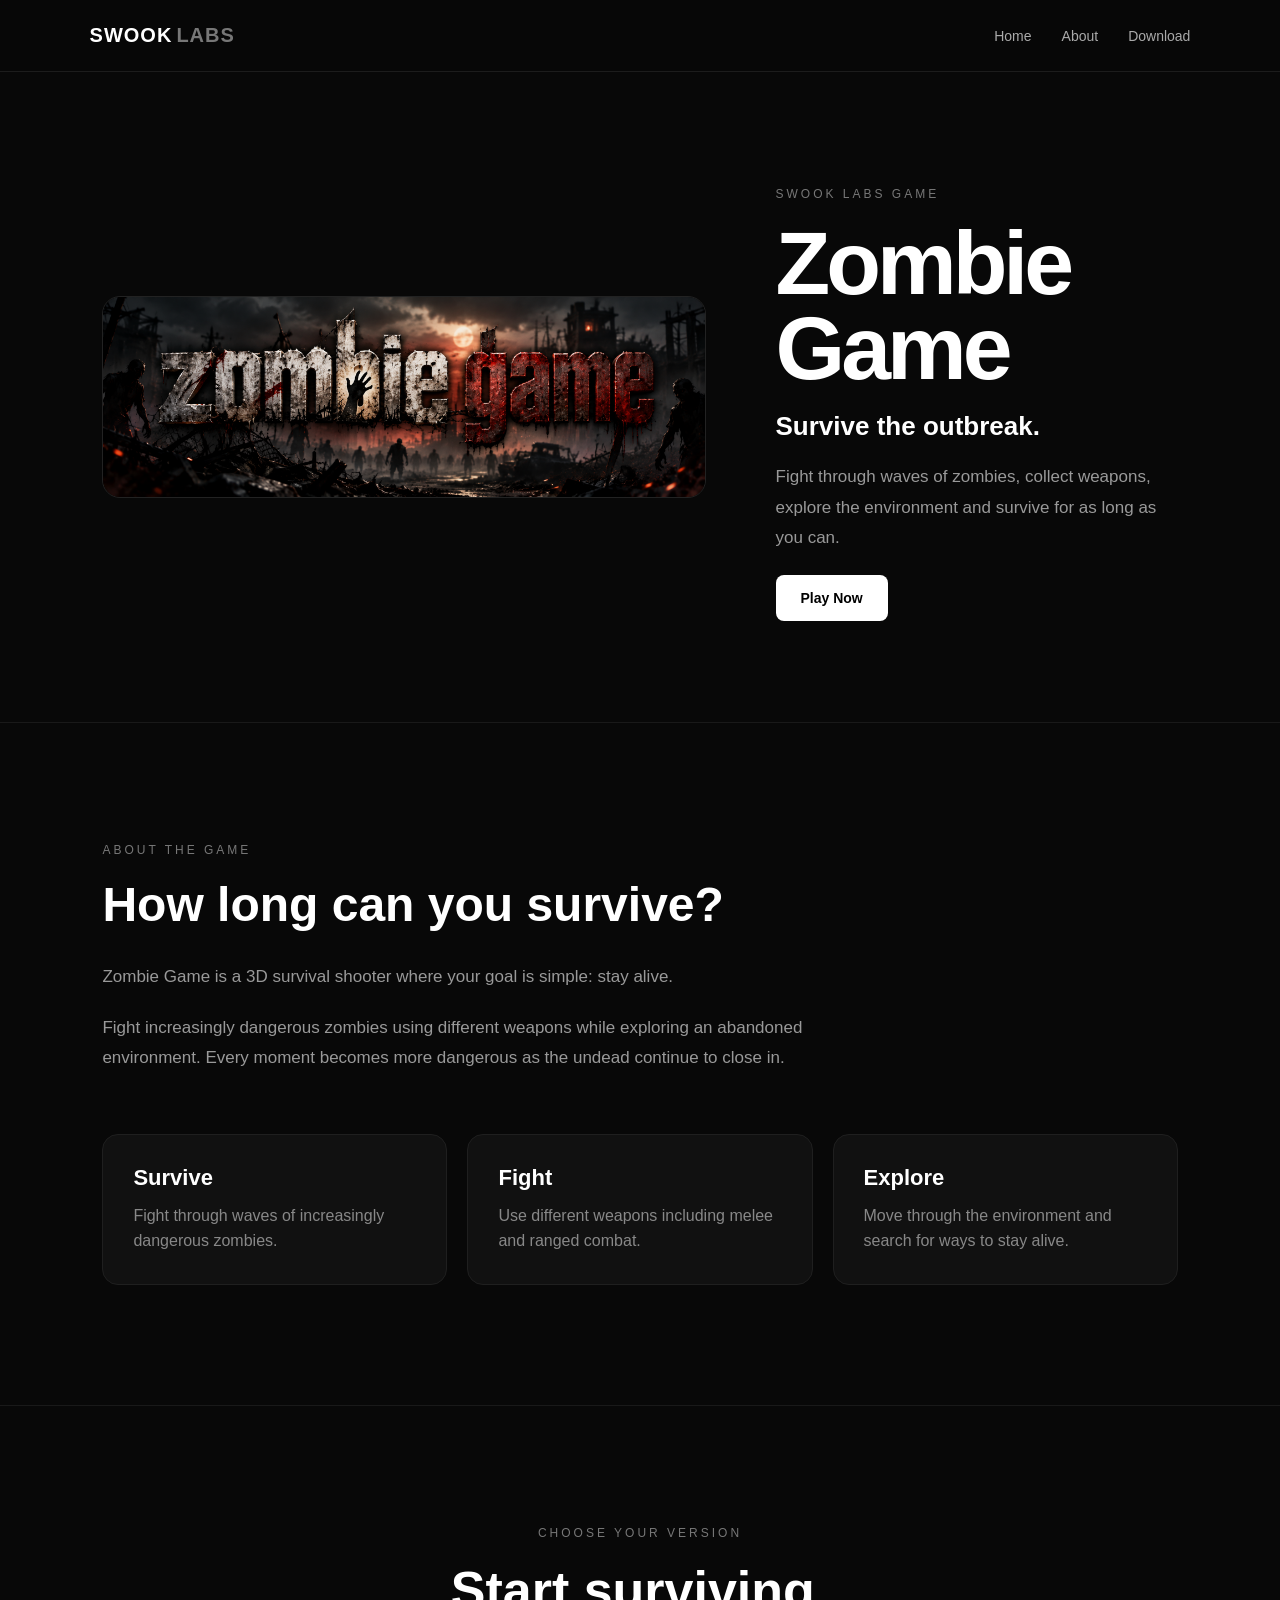
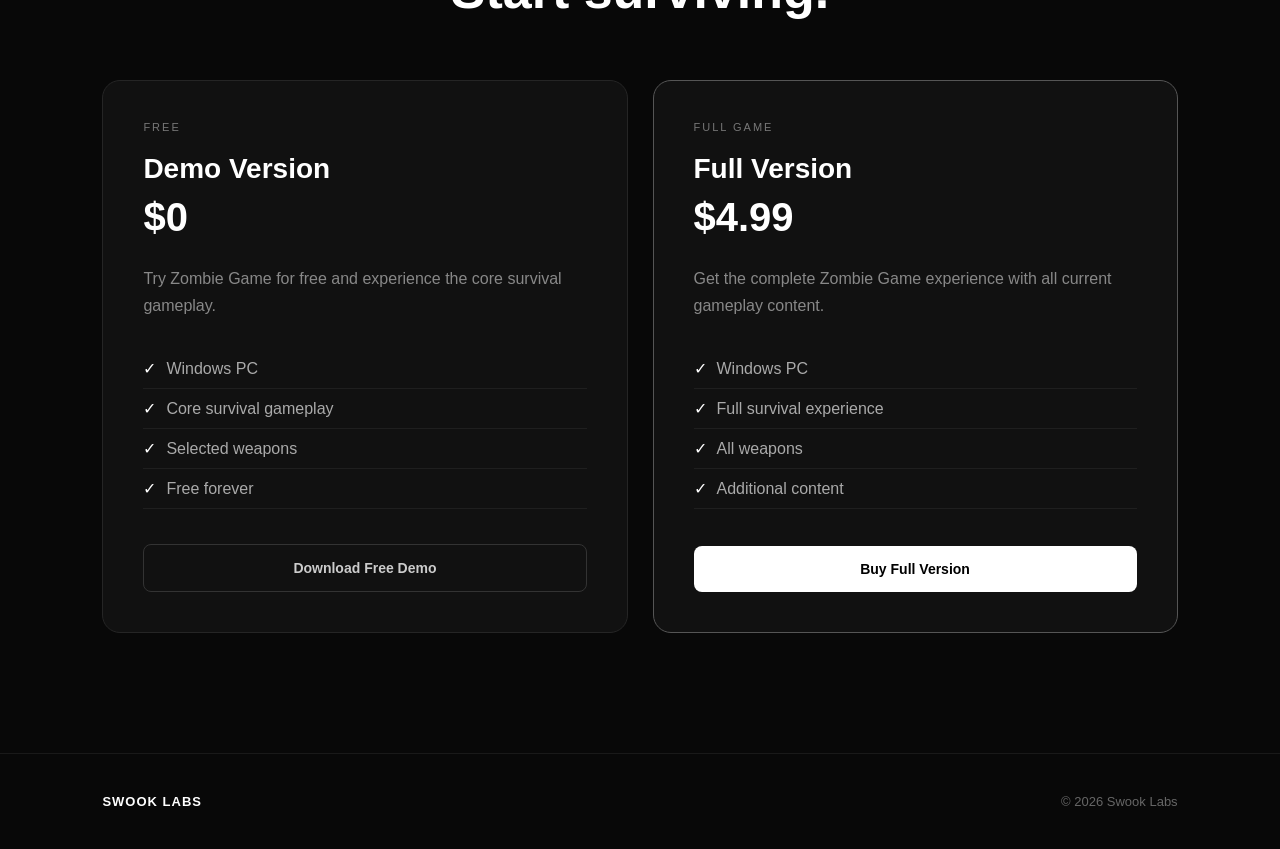
<file: game.html>
<!DOCTYPE html>
<html lang="en">

<head>
    <meta charset="UTF-8">

    <meta
        name="viewport"
        content="width=device-width, initial-scale=1.0"
    >

    <title>Zombie Game | Swook Labs</title>

    <link rel="stylesheet" href="styles.css">
</head>

<body>

    <header class="navbar">

        <a href="index.html" class="logo">
            SWOOK<span>LABS</span>
        </a>

        <nav>
            <a href="index.html">Home</a>
            <a href="#about-game">About</a>
            <a href="#versions">Download</a>
        </nav>

    </header>


    <main class="game-page">

        <section class="game-hero">

            <div class="game-hero-image">
                <img
                    src="img/Zombie Game_ Ruined Horizon.png"
                    alt="Zombie Game"
                >
            </div>

            <div class="game-hero-content">

                <p class="eyebrow">
                    SWOOK LABS GAME
                </p>

                <h1>
                    Zombie Game
                </h1>

                <p class="game-tagline">
                    Survive the outbreak.
                </p>

                <p class="game-intro">
                    Fight through waves of zombies, collect weapons,
                    explore the environment and survive for as long
                    as you can.
                </p>

                <a href="#versions" class="btn btn-primary">
                    Play Now
                </a>

            </div>

        </section>


        <section
            class="game-about"
            id="about-game"
        >

            <p class="eyebrow">
                ABOUT THE GAME
            </p>

            <h2>
                How long can you survive?
            </h2>

            <p>
                Zombie Game is a 3D survival shooter where your goal
                is simple: stay alive.
            </p>

            <p>
                Fight increasingly dangerous zombies using different
                weapons while exploring an abandoned environment.
                Every moment becomes more dangerous as the undead
                continue to close in.
            </p>

            <div class="game-features">

                <div class="game-feature">
                    <h3>Survive</h3>
                    <p>
                        Fight through waves of increasingly dangerous
                        zombies.
                    </p>
                </div>

                <div class="game-feature">
                    <h3>Fight</h3>
                    <p>
                        Use different weapons including melee and
                        ranged combat.
                    </p>
                </div>

                <div class="game-feature">
                    <h3>Explore</h3>
                    <p>
                        Move through the environment and search for
                        ways to stay alive.
                    </p>
                </div>

            </div>

        </section>


        <section
            class="game-versions"
            id="versions"
        >

            <div class="game-version-heading">

                <p class="eyebrow">
                    CHOOSE YOUR VERSION
                </p>

                <h2>
                    Start surviving.
                </h2>

            </div>


            <div class="version-grid">

                <!-- FREE VERSION -->

                <div class="version-card">

                    <span class="version-label">
                        FREE
                    </span>

                    <h3>
                        Demo Version
                    </h3>

                    <div class="version-price">
                        $0
                    </div>

                    <p>
                        Try Zombie Game for free and experience the
                        core survival gameplay.
                    </p>

                    <ul>
                        <li>Windows PC</li>
                        <li>Core survival gameplay</li>
                        <li>Selected weapons</li>
                        <li>Free forever</li>
                    </ul>

                    <a
                        href="#"
                        class="btn btn-secondary version-button"
                    >
                        Download Free Demo
                    </a>

                </div>


                <!-- PAID VERSION -->

                <div class="version-card version-card-featured">

                    <span class="version-label">
                        FULL GAME
                    </span>

                    <h3>
                        Full Version
                    </h3>

                    <div class="version-price">
                        $4.99
                    </div>

                    <p>
                        Get the complete Zombie Game experience with
                        all current gameplay content.
                    </p>

                    <ul>
                        <li>Windows PC</li>
                        <li>Full survival experience</li>
                        <li>All weapons</li>
                        <li>Additional content</li>
                    </ul>

                    <a
                        href="#"
                        class="btn btn-primary version-button"
                    >
                        Buy Full Version
                    </a>

                </div>

            </div>

        </section>

    </main>


    <footer>

        <div class="footer-logo">
            SWOOK LABS
        </div>

        <p>
            © 2026 Swook Labs
        </p>

    </footer>

</body>

</html>
</file>
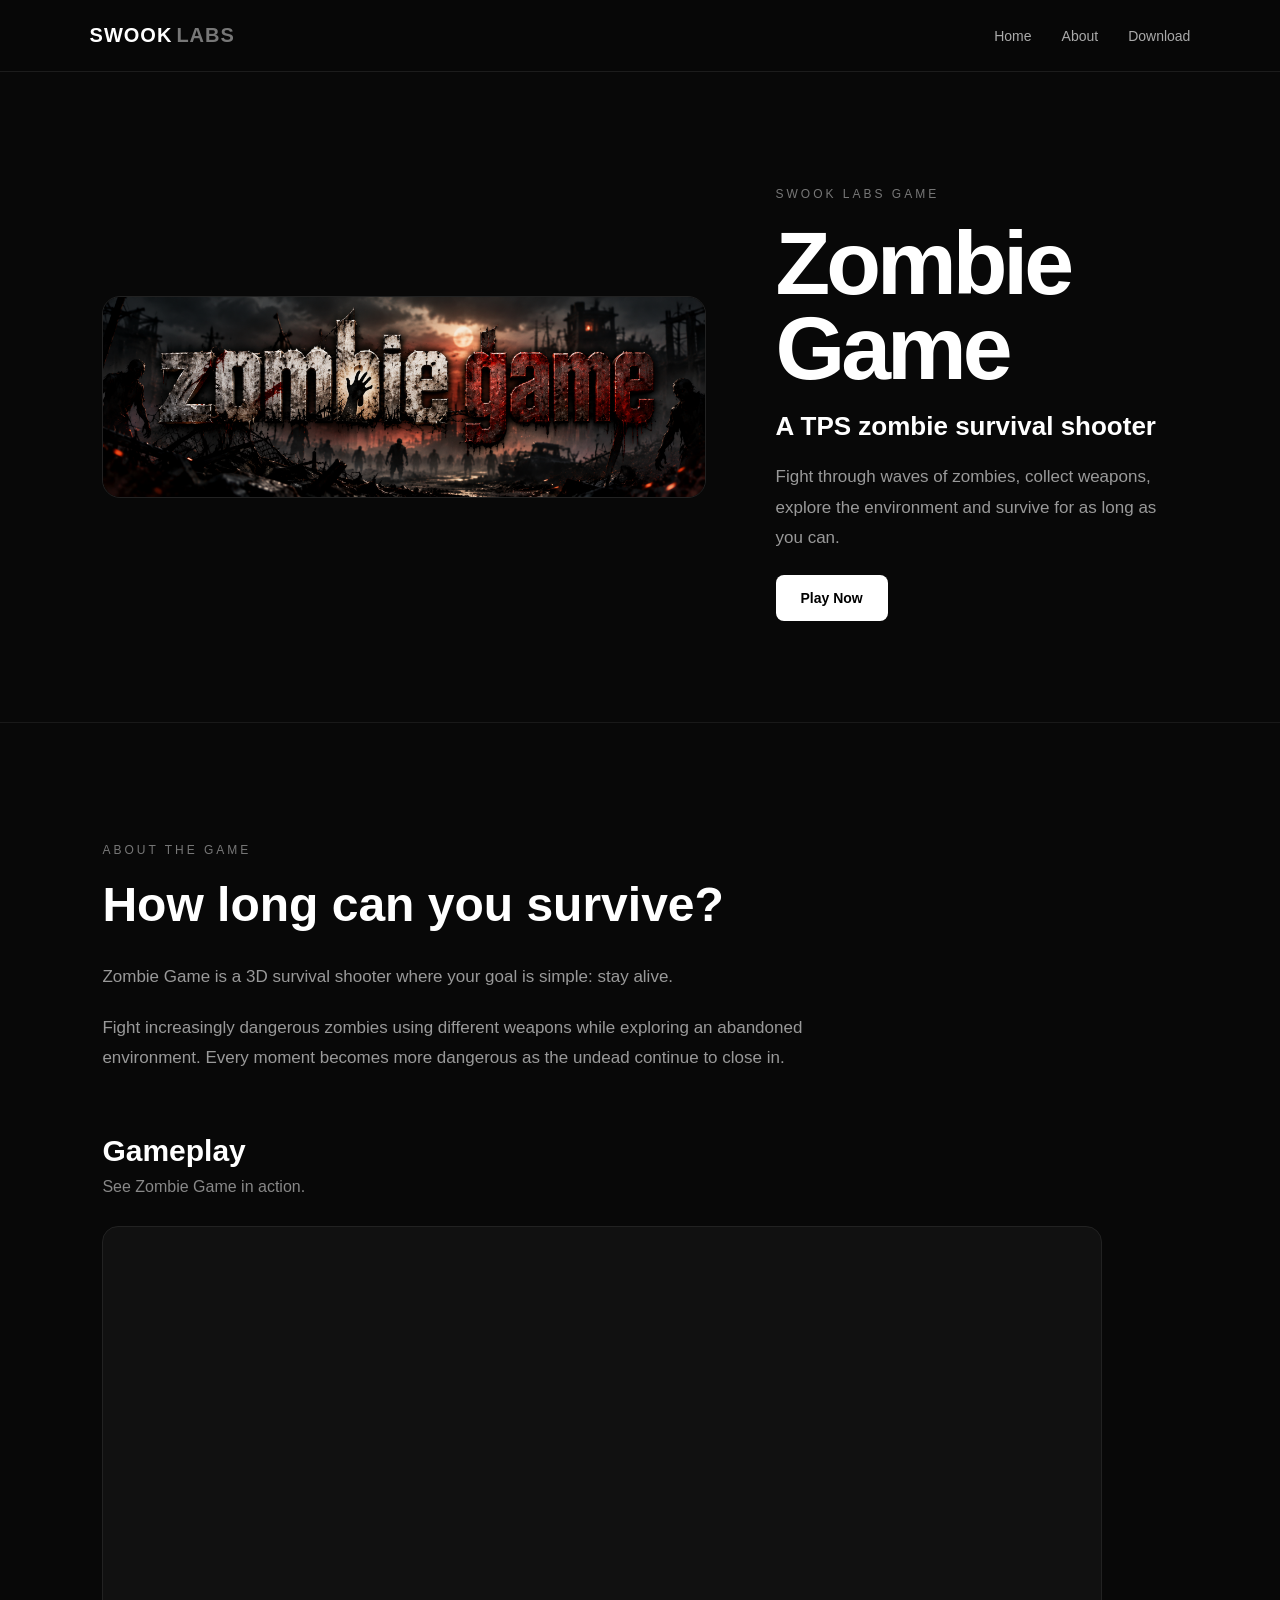
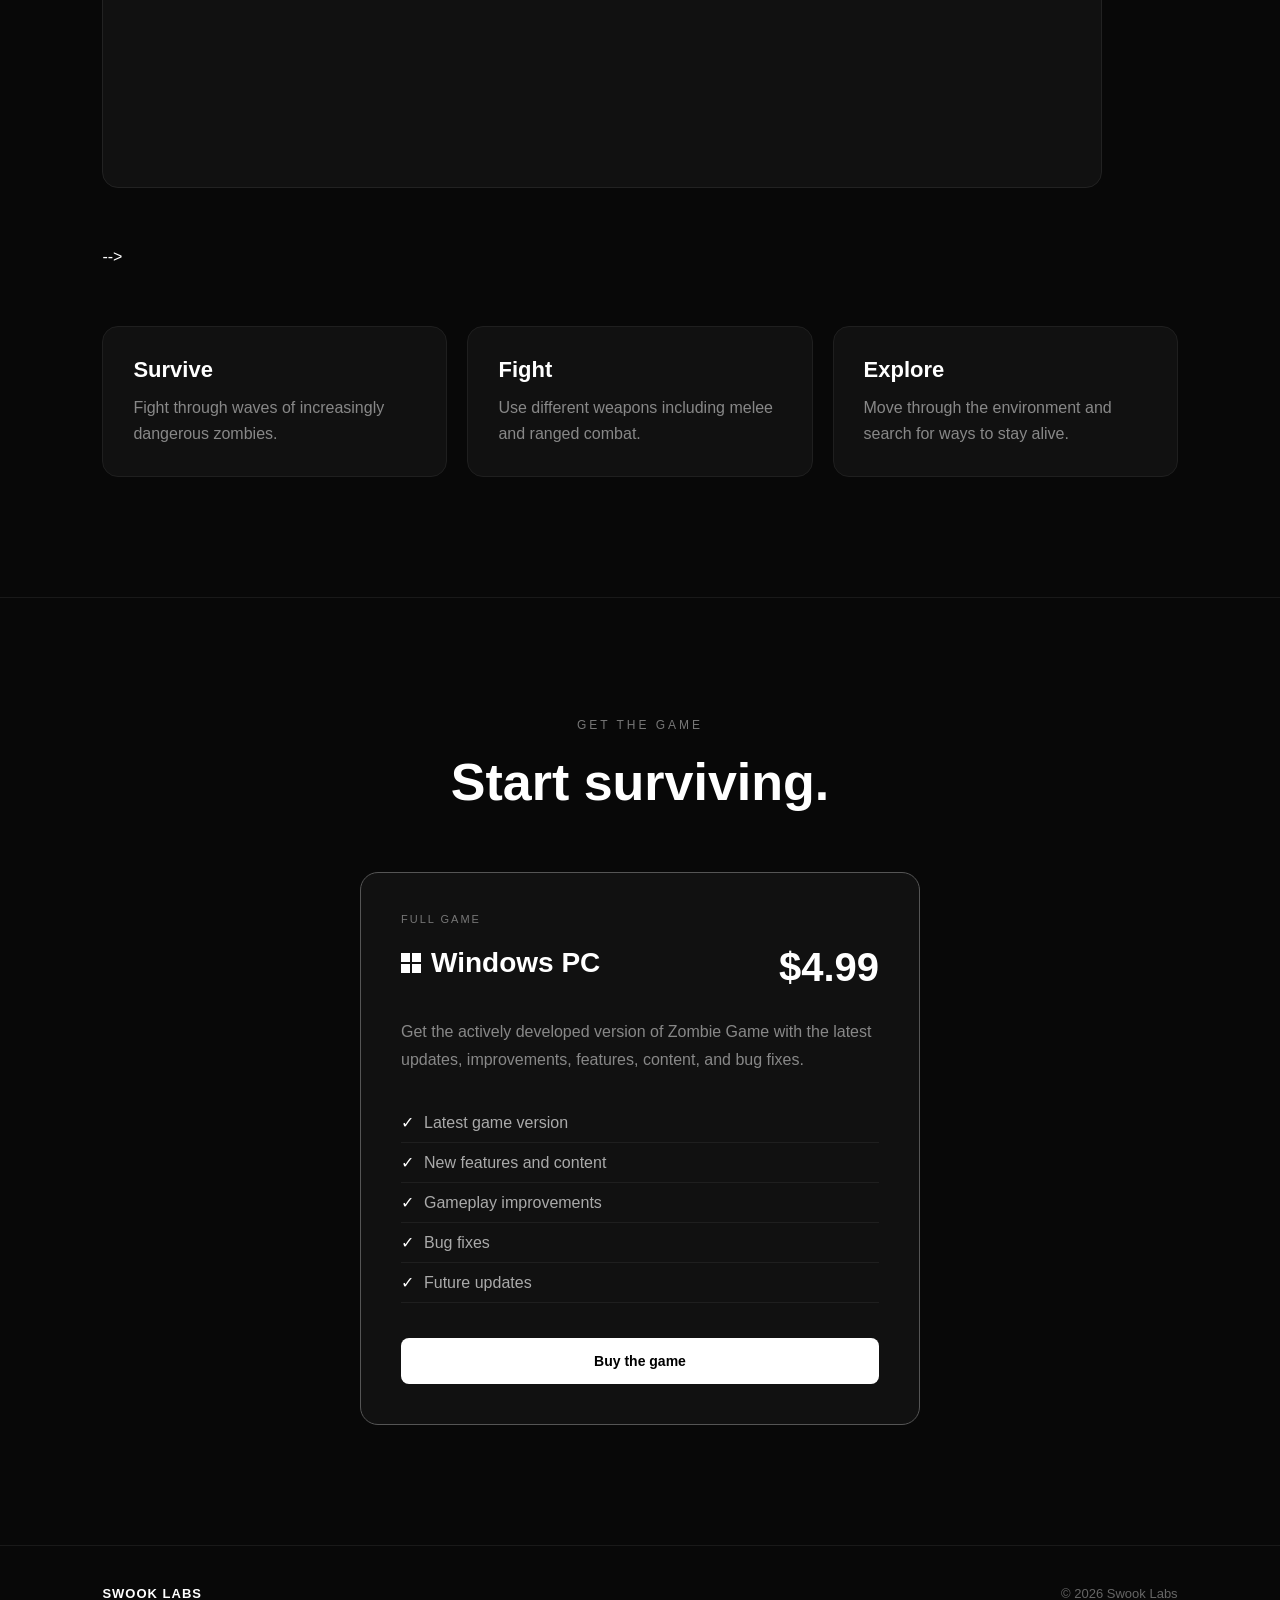
<file: zombiegame.html>
<!DOCTYPE html>
<html lang="en">

<head>
    <meta charset="UTF-8">

    <meta
        name="viewport"
        content="width=device-width, initial-scale=1.0"
    >

    <!-- Primary SEO -->
    <title>Zombie Game - 3D Zombie Survival Shooter | Swook Labs</title>

    <meta
    name="description"
    content="Zombie Game is a 3D third-person zombie survival shooter for Windows PC. Fight endless waves of zombies, use ranged and melee weapons, explore the environment and survive for as long as you can."
>

    <meta
        name="robots"
        content="index, follow"
    >

    <link
        rel="canonical"
        href="https://swooklabs.com/zombiegame.html"
    >


    <!-- Open Graph / Discord / Facebook -->
    <meta
        property="og:title"
        content="Zombie Game - 3D Zombie Survival Shooter"
    >

    <meta
    property="og:description"
    content="Fight endless waves of zombies, use ranged and melee weapons and survive for as long as you can in this 3D zombie survival shooter for Windows PC."
>

    <meta
        property="og:image"
        content="https://swooklabs.com/img/game.png"
    >

    <meta
        property="og:url"
        content="https://swooklabs.com/zombiegame.html"
    >

    <meta
        property="og:type"
        content="website"
    >

    <meta
        property="og:site_name"
        content="Swook Labs"
    >


    <!-- Twitter / X -->
    <meta
        name="twitter:card"
        content="summary_large_image"
    >

    <meta
        name="twitter:title"
        content="Zombie Game - 3D Zombie Survival Shooter"
    >

    <meta
    name="twitter:description"
    content="Fight endless zombie waves, use different weapons and survive for as long as you can. Available for Windows PC."
>

    <meta
        name="twitter:image"
        content="https://swooklabs.com/img/game.png"
    >


    <!-- Structured Data -->
    <script type="application/ld+json">
    {
        "@context": "https://schema.org",
        "@type": "VideoGame",
        "name": "Zombie Game",
        "description": "A 3D zombie survival shooter where players fight waves of zombies, use different weapons and survive for as long as possible.",
        "url": "https://swooklabs.com/zombiegame.html",
        "image": "https://swooklabs.com/img/game.png",
        "author": {
            "@type": "Organization",
            "name": "Swook Labs",
            "url": "https://swooklabs.com"
        },
        "publisher": {
            "@type": "Organization",
            "name": "Swook Labs"
        },
        "genre": [
            "Zombie",
            "Survival",
            "Shooter",
            "Indie"
        ],
        "gamePlatform": "Windows PC",
        "operatingSystem": "Windows",
        "applicationCategory": "Game"
    }
    </script>

    <link rel="stylesheet" href="styles.css">
</head>

<body>

    <header class="navbar">

        <a href="index.html" class="logo">
            SWOOK<span>LABS</span>
        </a>

        <nav>
            <a href="index.html">Home</a>
            <a href="#about-game">About</a>
            <a href="#versions">Download</a>
        </nav>

    </header>


    <main class="game-page">

        <section class="game-hero">

            <div class="game-hero-image">
                <img
                    src="img/Zombie Game_ Ruined Horizon.png"
                    alt="Zombie Game"
                >
            </div>

            <div class="game-hero-content">

                <p class="eyebrow">
                    SWOOK LABS GAME
                </p>

                <h1>
                    Zombie Game
                </h1>

                <p class="game-tagline">
                    A TPS zombie survival shooter
                </p>

                <p class="game-intro">
                    Fight through waves of zombies, collect weapons,
                    explore the environment and survive for as long
                    as you can.
                </p>

                <a href="#versions" class="btn btn-primary">
                    Play Now
                </a>

            </div>

        </section>


        <section
            class="game-about"
            id="about-game"
        >

            <p class="eyebrow">
                ABOUT THE GAME
            </p>

            <h2>
                How long can you survive?
            </h2>

            <p>
                Zombie Game is a 3D survival shooter where your goal
                is simple: stay alive.
            </p>

            <p>
                Fight increasingly dangerous zombies using different
                weapons while exploring an abandoned environment.
                Every moment becomes more dangerous as the undead
                continue to close in.
            </p>

            
                <!-- GAMEPLAY VIDEOS -->

<div class="about-gameplay">

    <h3>
        Gameplay
    </h3>

    <p class="about-gameplay-description">
        See Zombie Game in action.
    </p>


    <!-- MAIN GAMEPLAY VIDEO -->

    <div class="gameplay-video-main">
    <iframe
        src="https://www.youtube-nocookie.com/embed/LIXr151KGAQ"
        title="Zombie Game Gameplay"
        loading="lazy"
        allow="accelerometer; autoplay; clipboard-write; encrypted-media; gyroscope; picture-in-picture; web-share"
        allowfullscreen
    ></iframe>
</div>


    <!-- MORE GAMEPLAY VIDEOS -->

  <!--  <div class="gameplay-video-grid">

        <!--<div class="gameplay-video">

            <iframe
                src="https://www.youtube-nocookie.com/embed/2cakNC6aTAc"
                title="Zombie Game Promo"
                loading="lazy"
                allow="accelerometer; autoplay; clipboard-write; encrypted-media; gyroscope; picture-in-picture; web-share"
                allowfullscreen
            ></iframe>

        </div>-->


        <!--<div class="gameplay-video">

            <iframe
                src="https://www.youtube.com/embed/VIDEO_ID_3"
                title="Zombie Game Gameplay"
                loading="lazy"
                allow="accelerometer; autoplay; clipboard-write; encrypted-media; gyroscope; picture-in-picture; web-share"
                allowfullscreen
            ></iframe>

        </div>-->
        

    </div>-->

</div>

            <div class="game-features">

                <div class="game-feature">
                    <h3>Survive</h3>
                    <p>
                        Fight through waves of increasingly dangerous
                        zombies.
                    </p>
                </div>

                <div class="game-feature">
                    <h3>Fight</h3>
                    <p>
                        Use different weapons including melee and
                        ranged combat.
                    </p>
                </div>

                <div class="game-feature">
                    <h3>Explore</h3>
                    <p>
                        Move through the environment and search for
                        ways to stay alive.
                    </p>
                </div>

            </div>

        </section>


        <section
            class="game-versions"
            id="versions"
        >

            <div class="game-version-heading">

                <p class="eyebrow">
                    GET THE GAME
                </p>

                <h2>
                    Start surviving.
                </h2>

            </div>


            <div class="version-grid">


<!-- PAID VERSION -->

<div class="version-card version-card-featured">

    <span class="version-label">
        FULL GAME
    </span>

<div class="version-product-header">

    <h3 class="windows-title">

        <span class="windows-logo" aria-hidden="true">
            <span></span>
            <span></span>
            <span></span>
            <span></span>
        </span>

        Windows PC

    </h3>

    <div class="version-price">
        $4.99
    </div>

</div>

    <p>
        Get the actively developed version of Zombie Game
        with the latest updates, improvements, features,
        content, and bug fixes.
    </p>

    <ul>
        <li>Latest game version</li>
        <li>New features and content</li>
        <li>Gameplay improvements</li>
        <li>Bug fixes</li>
        <li>Future updates</li>
    </ul>

    <a
    href="#"
    id="buy-full-version"
    class="btn btn-primary version-button"
>
    Buy the game
</a>

<p
    id="purchase-status"
    style="margin-top: 15px; display: none;"
></p>

<a
    href="#"
    id="download-full-version"
    class="btn btn-secondary version-button"
    style="display: none; margin-top: 10px;"
>
    Download Full Game
</a>

<a
    href="#"
    id="activate-full-version"
    class="btn btn-primary version-button"
    style="display: none; margin-top: 10px;"
>
    Activate & Launch Game
</a>

</div>

            </div>

        </section>

    </main>


    <footer>

        <div class="footer-logo">
            SWOOK LABS
        </div>

        <p>
            © 2026 Swook Labs
        </p>

    </footer>
<script>
const WORKER_URL =
    "https://zombie-game-updates.swhong312.workers.dev";


const buyButton =
    document.getElementById(
        "buy-full-version"
    );

const purchaseStatus =
    document.getElementById(
        "purchase-status"
    );

const downloadButton =
    document.getElementById(
        "download-full-version"
    );

const activateButton =
    document.getElementById(
        "activate-full-version"
    );


function showStatus(
    message
)
{
    purchaseStatus.textContent =
        message;

    purchaseStatus.style.display =
        "block";
}


// ==================================================
// START PAYPAL CHECKOUT
// ==================================================

buyButton.addEventListener(
    "click",

    async function(event)
    {
        event.preventDefault();


        try
        {
            buyButton.textContent =
                "Opening PayPal...";

            buyButton.style.pointerEvents =
                "none";


            showStatus(
                "Creating secure PayPal checkout..."
            );


            const response =
                await fetch(
                    WORKER_URL +
                    "/paypal/create-order",
                    {
                        method:
                            "POST",

                        headers:
                        {
                            "Content-Type":
                                "application/json"
                        },

                        body:
                            JSON.stringify({})
                    }
                );


            const data =
                await response.json();


            if (
    !response.ok ||
    !data.ok ||
    !data.approvalUrl ||
    !data.orderID ||
    !data.checkoutSecret ||
    !data.recoverySecret
)
{
    throw new Error(
        data.error ||
        "Could not start PayPal checkout."
    );
}


sessionStorage.setItem(
    "zombieGameCheckoutOrderID",
    data.orderID
);

sessionStorage.setItem(
    "zombieGameCheckoutSecret",
    data.checkoutSecret
);

localStorage.setItem(
    "zombieGameRecoveryOrderID",
    data.orderID
);

localStorage.setItem(
    "zombieGameRecoverySecret",
    data.recoverySecret
);

localStorage.setItem(
    "zombieGameRecoveryCreatedAt",
    String(
        Date.now()
    )
);

window.location.href =
    data.approvalUrl;
            
        }
        catch (error)
        {
            console.error(
                error
            );


            showStatus(
                "PayPal checkout could not be started. Please try again."
            );


            buyButton.textContent =
                "Buy Full Version";

            buyButton.style.pointerEvents =
                "auto";
        }
    }
);


// ==================================================
// HANDLE RETURN FROM PAYPAL
// ==================================================

async function handlePayPalReturn()
{
    const params =
        new URLSearchParams(
            window.location.search
        );


    const paypalStatus =
        params.get(
            "paypal"
        );


    const orderID =
        params.get(
            "token"
        );


    const checkoutSecret =
    sessionStorage.getItem(
        "zombieGameCheckoutSecret"
    );

const storedOrderID =
    sessionStorage.getItem(
        "zombieGameCheckoutOrderID"
    );
    // Customer cancelled checkout

    if (
        paypalStatus ===
        "cancelled"
    )
    {
        showStatus(
            "Payment cancelled. You have not been charged."
        );

        return;
    }


    // Nothing to process

    if (
    paypalStatus !==
        "approved" ||
    !orderID
)
{
    return;
}


if (
    !checkoutSecret ||
    !storedOrderID ||
    storedOrderID !== orderID
)
{
    showStatus(
        "This checkout session could not be verified. Please start the purchase again."
    );

    return;
}


    try
    {
        buyButton.textContent =
            "Completing Purchase...";

        buyButton.style.pointerEvents =
            "none";


        showStatus(
            "Payment approved. Completing your purchase..."
        );


        const response =
            await fetch(
                WORKER_URL +
                "/paypal/capture-order",
                {
                    method:
                        "POST",

                    headers:
                    {
                        "Content-Type":
                            "application/json"
                    },

                    body:
    JSON.stringify(
        {
            orderID:
                orderID,

            checkoutSecret:
                checkoutSecret
        }
    )
                }
            );


        const data =
            await response.json();


        if (
            !response.ok ||
            !data.ok
        )
        {
            throw new Error(
                data.error ||
                "Could not complete purchase."
            );
        }


        if (
            !data.downloadUrl ||
            !data.purchaseToken
        )
        {
            throw new Error(
                "Purchase completed but download information is missing."
            );
        }


        showStatus(
            "Payment complete! Your Zombie Game download is ready."
        );

        sessionStorage.removeItem(
    "zombieGameCheckoutOrderID"
);

sessionStorage.removeItem(
    "zombieGameCheckoutSecret"
);

        // ------------------------------------------
        // DOWNLOAD BUTTON
        // ------------------------------------------

        downloadButton.href =
            data.downloadUrl;

        downloadButton.style.display =
            "inline-block";


        // ------------------------------------------
        // ACTIVATION BUTTON
        // ------------------------------------------

        activateButton.style.display =
            "inline-block";


        activateButton.addEventListener(
            "click",

            function(event)
            {
                event.preventDefault();


                window.location.href =
                    "zombiegame://activate?token=" +
                    encodeURIComponent(
                        data.purchaseToken
                    );
            }
        );


        // ------------------------------------------
        // AUTOMATICALLY START INSTALLER DOWNLOAD
        // ------------------------------------------

        const automaticDownload =
            document.createElement(
                "a"
            );

        automaticDownload.href =
            data.downloadUrl;

        automaticDownload.style.display =
            "none";


        document.body.appendChild(
            automaticDownload
        );


        automaticDownload.click();


        automaticDownload.remove();


        buyButton.textContent =
            "Purchased";
    }
    catch (error)
    {
        console.error(
            error
        );


        showStatus(
            "We could not finish processing your purchase. Please try again."
        );


        buyButton.textContent =
            "Try Again";

        buyButton.style.pointerEvents =
            "auto";
    }
}


handlePayPalReturn();
</script>
</body>

</html>
</file>
<file: styles.css>
* {
    box-sizing: border-box;
    margin: 0;
    padding: 0;
}

html {
    scroll-behavior: smooth;
}

body {
    font-family:
        Inter,
        Arial,
        sans-serif;

    background: #080808;
    color: #ffffff;
}

a {
    color: inherit;
    text-decoration: none;
}


/* NAVBAR */

.navbar {
    height: 72px;

    display: flex;
    justify-content: space-between;
    align-items: center;

    padding: 0 7%;

    border-bottom: 1px solid #1c1c1c;

    background: rgba(8, 8, 8, 0.9);

    position: sticky;
    top: 0;

    z-index: 100;
}

.logo {
    font-weight: 800;
    letter-spacing: 1px;
    font-size: 20px;
}

.logo span {
    color: #777;
    margin-left: 4px;
}

nav {
    display: flex;
    gap: 30px;
}

nav a {
    color: #aaa;

    font-size: 14px;

    transition: 0.2s;
}

nav a:hover {
    color: white;
}


/* HERO */

.hero {
    min-height: 680px;

    display: flex;
    align-items: center;

    padding: 0 8%;

    background:
        radial-gradient(
            circle at 80% 20%,
            rgba(100, 80, 255, 0.18),
            transparent 35%
        ),
        radial-gradient(
            circle at 20% 70%,
            rgba(0, 170, 255, 0.1),
            transparent 35%
        );
}

.hero-content {
    max-width: 800px;
}

.eyebrow {
    color: #777;

    font-size: 12px;

    letter-spacing: 3px;

    margin-bottom: 20px;
}

.hero h1 {
    font-size: clamp(
        60px,
        9vw,
        120px
    );

    line-height: 0.95;

    letter-spacing: -5px;

    margin-bottom: 30px;
}

.hero-description {
    font-size: 21px;

    color: #999;

    margin-bottom: 40px;
}

.hero-buttons {
    display: flex;
    gap: 15px;
}

.btn {
    padding: 15px 25px;

    border-radius: 8px;

    font-size: 14px;

    font-weight: 600;

    transition: 0.2s;
}

.btn-primary {
    background: white;
    color: black;
}

.btn-primary:hover {
    transform: translateY(-2px);
}

.btn-secondary {
    border: 1px solid #333;
    color: #ccc;
}

.btn-secondary:hover {
    border-color: #666;
}


/* PRODUCTS */

.products-section {
    padding: 100px 8%;
}

.section-heading {
    display: flex;
    justify-content: space-between;
    align-items: flex-end;

    margin-bottom: 50px;
}

.section-heading h2 {
    font-size: 46px;
}

.filters {
    display: flex;
    gap: 8px;
}

.filter {
    padding: 10px 18px;

    border-radius: 20px;

    border: 1px solid #292929;

    background: transparent;

    color: #888;

    cursor: pointer;
}

.filter.active,
.filter:hover {
    color: black;
    background: white;
}


/* PRODUCT CARDS */

.product-grid {
    display: grid;

    grid-template-columns:
        repeat(auto-fit, minmax(280px, 1fr));

    gap: 24px;
}

.product-card {
    background: #111;

    border: 1px solid #1c1c1c;

    border-radius: 16px;

    overflow: hidden;

    transition: 0.25s;
}

.product-card:hover {
    transform: translateY(-6px);

    border-color: #333;
}

.product-image {
    height: 230px;

    background: #181818;

    display: flex;
    align-items: center;
    justify-content: center;

    color: #444;

    font-size: 14px;
}

.product-content {
    padding: 22px;
}

.product-category {
    font-size: 11px;

    letter-spacing: 2px;

    color: #666;

    text-transform: uppercase;
}

.product-title {
    font-size: 22px;

    margin: 10px 0;
}

.product-description {
    color: #888;

    font-size: 14px;

    line-height: 1.6;

    margin-bottom: 20px;
}

.product-footer {
    display: flex;
    justify-content: space-between;
    align-items: center;
}

.product-price {
    font-weight: bold;
}

.product-link {
    color: #bbb;

    font-size: 14px;
}

.product-link:hover {
    color: white;
}


/* ABOUT */

.about {
    padding: 120px 8%;

    border-top: 1px solid #191919;

    max-width: 1000px;
}

.about h2 {
    font-size: 54px;

    margin-bottom: 25px;
}

.about > p:not(.eyebrow) {
    max-width: 650px;

    line-height: 1.8;

    color: #999;

    margin-bottom: 25px;
}

.text-link {
    font-weight: 600;
}


/* FOOTER */

footer {
    display: flex;
    justify-content: space-between;

    padding: 40px 8%;

    border-top: 1px solid #191919;

    color: #666;

    font-size: 13px;
}

.footer-logo {
    color: white;

    font-weight: bold;

    letter-spacing: 1px;
}


/* MOBILE */

@media (max-width: 700px) {

    nav {
        display: none;
    }

    .hero {
        min-height: 600px;
    }

    .hero h1 {
        letter-spacing: -3px;
    }

    .section-heading {
        flex-direction: column;
        align-items: flex-start;

        gap: 25px;
    }

    .filters {
        flex-wrap: wrap;
    }

    .about h2 {
        font-size: 40px;
    }

}

/* ============================= */
/* GAME PAGE */
/* ============================= */

.game-page {
    min-height: 100vh;
}


/* HERO */

.game-hero {
    min-height: 650px;

    display: grid;

    grid-template-columns:
        minmax(0, 1.2fr)
        minmax(320px, 0.8fr);

    align-items: center;

    gap: 70px;

    padding: 80px 8%;
}


.game-hero-image {
    border-radius: 18px;

    overflow: hidden;

    border: 1px solid #222;

    background: #111;
}


.game-hero-image img {
    width: 100%;

    display: block;

    object-fit: cover;
}


.game-hero-content h1 {
    font-size: clamp(
        55px,
        7vw,
        100px
    );

    line-height: 0.95;

    letter-spacing: -4px;

    margin-bottom: 20px;
}


.game-tagline {
    font-size: 26px;

    font-weight: 600;

    margin-bottom: 20px;
}


.game-intro {
    color: #999;

    line-height: 1.8;

    font-size: 17px;

    margin-bottom: 35px;

    max-width: 520px;
}


/* ABOUT */

.game-about {
    padding: 120px 8%;

    border-top: 1px solid #191919;
}


.game-about > h2 {
    font-size: 48px;

    margin-bottom: 30px;
}


.game-about > p:not(.eyebrow) {
    max-width: 750px;

    color: #999;

    font-size: 17px;

    line-height: 1.8;

    margin-bottom: 20px;
}


.game-features {
    display: grid;

    grid-template-columns:
        repeat(3, 1fr);

    gap: 20px;

    margin-top: 60px;
}


.game-feature {
    background: #111;

    border: 1px solid #1f1f1f;

    border-radius: 16px;

    padding: 30px;
}


.game-feature h3 {
    font-size: 22px;

    margin-bottom: 12px;
}


.game-feature p {
    color: #888;

    line-height: 1.6;
}


/* VERSIONS */

.game-versions {
    padding: 120px 8%;

    border-top: 1px solid #191919;
}


.game-version-heading {
    text-align: center;

    margin-bottom: 60px;
}


.game-version-heading h2 {
    font-size: 52px;
}


.version-grid {
    display: grid;

    grid-template-columns:
        repeat(2, minmax(280px, 450px));

    justify-content: center;

    gap: 25px;
}


.version-card {
    background: #111;

    border: 1px solid #252525;

    border-radius: 18px;

    padding: 40px;

    display: flex;

    flex-direction: column;
}


.version-card-featured {
    border-color: #555;
}


.version-label {
    color: #777;

    font-size: 11px;

    letter-spacing: 2px;

    margin-bottom: 20px;
}


.version-card h3 {
    font-size: 28px;

    margin-bottom: 10px;
}


.version-price {
    font-size: 40px;

    font-weight: 700;

    margin-bottom: 25px;
}


.version-card > p {
    color: #888;

    line-height: 1.7;

    margin-bottom: 30px;
}


.version-card ul {
    list-style: none;

    margin-bottom: 35px;
}


.version-card li {
    color: #aaa;

    padding: 10px 0;

    border-bottom: 1px solid #1f1f1f;
}


.version-card li::before {
    content: "✓";

    color: white;

    margin-right: 10px;
}


.version-button {
    margin-top: auto;

    text-align: center;

    display: block;
}


/* GAME MOBILE */

@media (max-width: 800px) {

    .game-hero {
        grid-template-columns: 1fr;

        padding-top: 50px;
    }


    .game-hero-content h1 {
        letter-spacing: -2px;
    }


    .game-features {
        grid-template-columns: 1fr;
    }


    .version-grid {
        grid-template-columns: 1fr;
    }

}

/* ============================= */
/* ABOUT - GAMEPLAY */
/* ============================= */

.about-gameplay {
    margin-top: 60px;
    margin-bottom: 60px;
}


.about-gameplay h3 {
    font-size: 30px;
    margin-bottom: 10px;
}


.about-gameplay-description {
    color: #888;
    margin-bottom: 30px;
}


/* MAIN VIDEO */

.gameplay-video-main {
    width: 100%;
    max-width: 1000px;

    aspect-ratio: 16 / 9;

    overflow: hidden;

    border-radius: 16px;

    border: 1px solid #222;

    background: #111;
}


.gameplay-video-main iframe {
    width: 100%;
    height: 100%;

    border: 0;
}


/* SMALLER VIDEOS */

.gameplay-video-grid {
    display: grid;

    grid-template-columns:
        repeat(2, 1fr);

    gap: 20px;

    max-width: 1000px;

    margin-top: 20px;
}


.gameplay-video {
    aspect-ratio: 16 / 9;

    overflow: hidden;

    border-radius: 14px;

    border: 1px solid #222;

    background: #111;
}


.gameplay-video iframe {
    width: 100%;
    height: 100%;

    border: 0;
}


/* MOBILE */

@media (max-width: 800px) {

    .gameplay-video-grid {
        grid-template-columns: 1fr;
    }

}

/* SINGLE GAME PURCHASE CARD */

.version-grid
{
    display: flex;
    justify-content: center;
}


.version-card
{
    width: 100%;
    max-width: 560px;
}


/* WINDOWS + PRICE ROW */

.version-product-header
{
    display: flex;
    align-items: center;
    justify-content: space-between;

    gap: 20px;

    margin-bottom: 28px;
}


.windows-title
{
    display: flex;
    align-items: center;
    gap: 10px;

    margin: 0;

    font-size: 28px;
    text-align: left;
}


/* WINDOWS ICON */

.windows-logo
{
    display: grid;

    grid-template-columns:
        repeat(2, 9px);

    grid-template-rows:
        repeat(2, 9px);

    gap: 2px;

    flex-shrink: 0;
}


.windows-logo span
{
    display: block;

    width: 9px;
    height: 9px;

    background: currentColor;
}


/* PRICE INSIDE HEADER */

.version-product-header .version-price
{
    margin: 0;

    font-size: 40px;

    white-space: nowrap;
}

@media (max-width: 500px)
{
    .version-product-header
    {
        align-items: flex-start;
        flex-direction: column;
        gap: 12px;
    }

    .version-product-header .version-price
    {
        font-size: 36px;
    }
}
</file>
